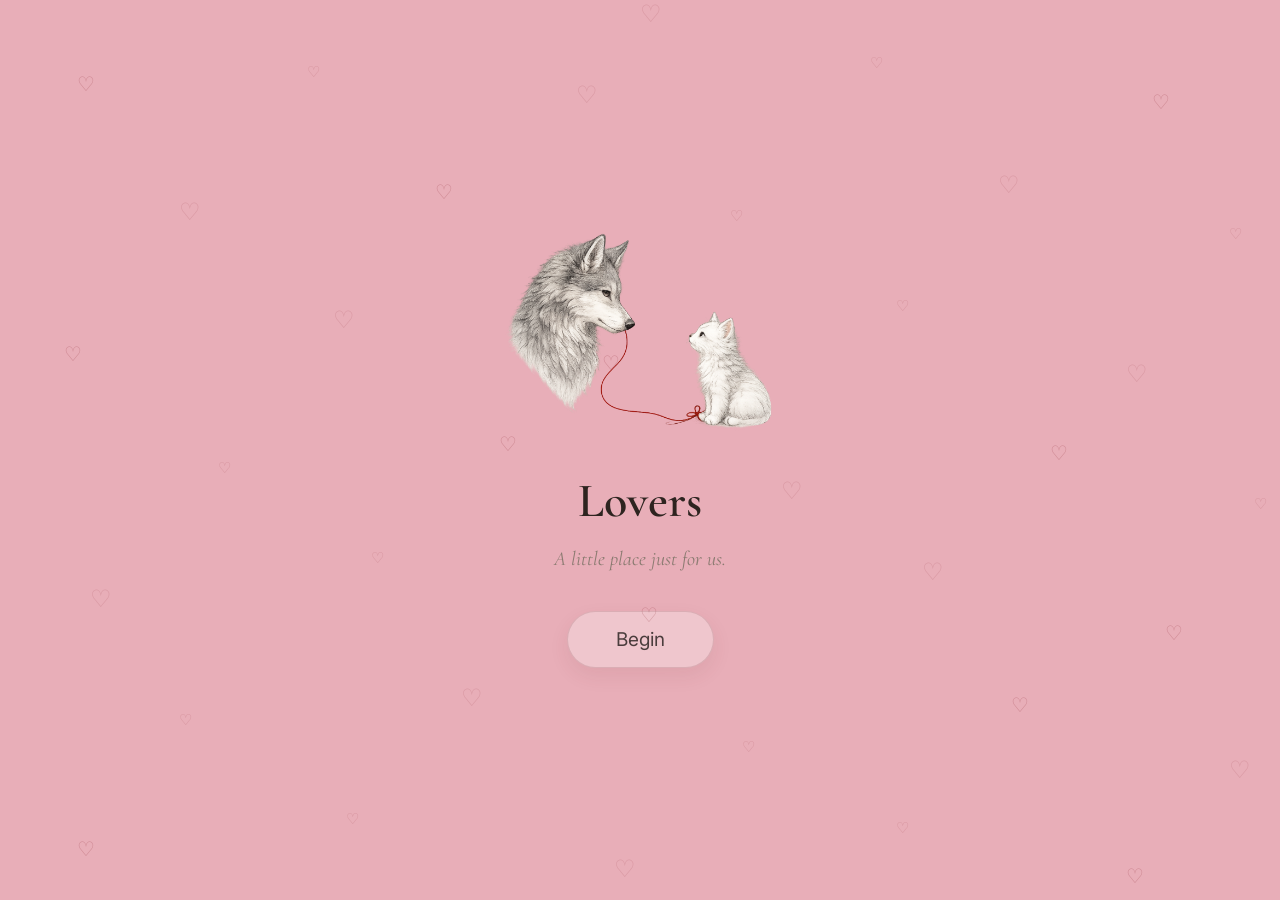
<file: index.html>
<!DOCTYPE html>
<html lang="en">
<head>
    <meta charset="UTF-8">
    <meta name="viewport" content="width=device-width, initial-scale=1.0">
    <title>Lovers</title>
    <link rel="preconnect" href="https://fonts.googleapis.com">
<link href="https://fonts.googleapis.com/css2?family=Cormorant+Garamond:wght@400;600&family=Inter:wght@400;500&display=swap" rel="stylesheet">
    <link rel="stylesheet" href="style.css">
    
    <link rel="manifest" href="manifest.json">
    <link rel="apple-touch-icon" href="images/icon.png">
<meta name="apple-mobile-web-app-capable" content="yes">
<meta name="apple-mobile-web-app-status-bar-style" content="default">
<meta name="apple-mobile-web-app-title" content="Lovers">

<meta name="theme-color" content="#e8b6c1">

</head>

<body>

<div class="container">
    <div class="hearts">
        <span>♡</span>
        <span>♡</span>
        <span>♡</span>
        <span>♡</span>
        <span>♡</span>
        <span>♡</span>
        <span>♡</span>
        <span>♡</span>
        <span>♡</span>
        <span>♡</span>
        <span>♡</span>
        <span>♡</span>
        <span>♡</span>
        <span>♡</span>
        <span>♡</span>
        <span>♡</span>
        <span>♡</span> 
        <span>♡</span>
        <span>♡</span>
        <span>♡</span>
        <span>♡</span>
        <span>♡</span>
        <span>♡</span>
        <span>♡</span>
        <span>♡</span>
        <span>♡</span>
        <span>♡</span> 
        <span>♡</span>
        <span>♡</span>
        <span>♡</span>
        <span>♡</span>
        <span>♡</span>
        <span>♡</span>
        <span>♡</span>
        <span>♡</span>
        <span>♡</span>
        
    </div>

    <img src="images/logo.png" class="logo">

    <h1>Lovers</h1>

    <p>A little place just for us.</p>

    <button onclick="window.location.href='home.html'">Begin</button>

</div>

<script src="script.js"></script>
</body>
</html>
</file>
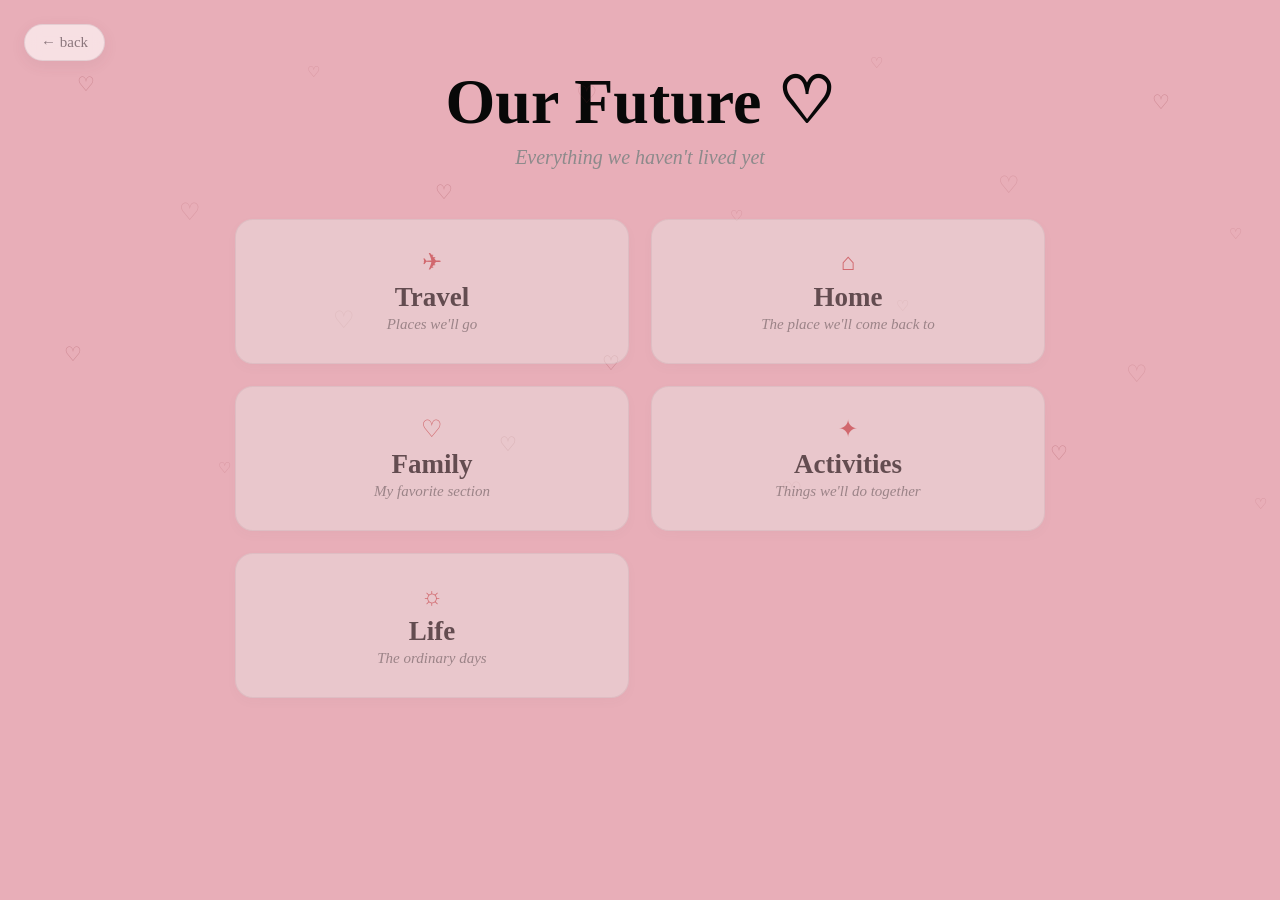
<file: future.html>
<!DOCTYPE html>
<html lang="en">

<head>
    <meta charset="UTF-8">
    <meta name="viewport" content="width=device-width, initial-scale=1.0">

    <title>Our Future ♡</title>

    <link rel="stylesheet" href="style.css">
</head>

<body class="main-body">

    <!-- SAME BACKGROUND AS THE REST OF THE WEBSITE -->

    <div class="hearts">
        <span>♡</span>
        <span>♡</span>
        <span>♡</span>
        <span>♡</span>
        <span>♡</span>
        <span>♡</span>
        <span>♡</span>
        <span>♡</span>
        <span>♡</span>
        <span>♡</span>
        <span>♡</span>
        <span>♡</span>
        <span>♡</span>
        <span>♡</span>
        <span>♡</span>
        <span>♡</span>
        <span>♡</span>
        <span>♡</span>
        <span>♡</span>
        <span>♡</span>
    </div>


    <main class="future-page">

        <button class="back-button" onclick="history.back()">← back</button>

        <h1>Our Future ♡</h1>

        <p class="future-subtitle">
            Everything we haven't lived yet
        </p>


        <div class="future-sections">

            <button class="future-option" onclick="openFuture('travel')">
                <span class="future-icon">✈︎</span>
                <span class="future-name">Travel</span>
                <span class="future-description">
                    Places we'll go
                </span>
            </button>


            <button class="future-option" onclick="openFuture('home')">
                <span class="future-icon">⌂</span>
                <span class="future-name">Home</span>
                <span class="future-description">
                    The place we'll come back to
                </span>
            </button>


            <button class="future-option" onclick="openFuture('family')">
                <span class="future-icon">♡</span>
                <span class="future-name">Family</span>
                <span class="future-description">
                    My favorite section
                </span>
            </button>


            <button class="future-option" onclick="openFuture('activities')">
                <span class="future-icon">✦</span>
                <span class="future-name">Activities</span>
                <span class="future-description">
                    Things we'll do together
                </span>
            </button>


            <button class="future-option" onclick="openFuture('life')">
                <span class="future-icon">☼</span>
                <span class="future-name">Life</span>
                <span class="future-description">
                    The ordinary days
                </span>
            </button>

        </div>

        <!-- =========================================================
     FUTURE SECTIONS
========================================================= -->

<div class="future-modal" id="travel">

    <div class="future-modal-content">

        <button class="future-close" onclick="closeFuture('travel')">×</button>

        <div class="future-modal-icon">✈︎</div>

        <h2>Travel ♡</h2>

        <p class="future-modal-subtitle">
            Places we'll go
        </p>

        <div class="future-writing">

            <p>
                I wanna take you to Japan. It's the prettiest place ever. 
            </p>

            <p>
                We will go to Thailand.
            </p>

            <p>
                I want to go to Italy so we can see Lake Como.
            </p>

            <p>
                You're gonna take me to Australia I assume. Kangaroos and shi.
            </p>

            <p>
                We have to go to South Korea LET'S GO TO NORTH KOREA TOO.
            </p>

            <p>
                We are definitely going to India. I also want to visit Pakistan.
            </p>

            <p>
                We'll basically visit all the Asian countries.
            </p>

            <p>
                Oh and of course Nigeria for jollof rice.
            </p>

            <p>
                I also want to go somewhere with snow so that I could throw snowballs at you.
            </p>

            <p class="future-ending">
                Where else would you like to go? ♡
            </p>

        </div>

    </div>

</div>


<div class="future-modal" id="home">

    <div class="future-modal-content">

        <button class="future-close" onclick="closeFuture('home')">×</button>

        <div class="future-modal-icon">⌂</div>

        <h2>Home ♡</h2>

        <p class="future-modal-subtitle">
            The place we'll come back to
        </p>

        <div class="future-writing">

            <p>
                Our big mansion with a disappearing pool and a hidden tennis
                court and a hot tub.
            </p>

            <p>
                Ensuites in all the rooms but toilets are separate coz we aren't animals.
            </p>

            <p>
                Lots and lots of rooms and places for us to disappear into.
            </p>

            <p>
                A giant library for all your reading needs.
            </p>

            <p>
                A trampoline and a ball pit because obviously.
            </p>

            <p>
                And you want a whole house for our dogs.
            </p>

            <p>
                I'm still caught up on Trailer though... perhaps we can make
                an exception for a few weeks. lol.
            </p>

            <p class="future-ending">
                A home that's ours. ♡
            </p>

        </div>

    </div>

</div>


<div class="future-modal" id="family">

    <div class="future-modal-content">

        <button class="future-close" onclick="closeFuture('family')">×</button>

        <div class="future-modal-icon">♡</div>

        <h2>Family ♡</h2>

        <p class="future-modal-subtitle">
            My favorite section
        </p>

        <div class="future-writing">

            <p>
                A billion cats and a billion dogs, I guess.
            </p>

            <p>
                Astro will be with us and you WILL love him.
            </p>

            <p>
                We can get snakes and spiders too.
            </p>

            <p>
                OH AND THE BABY GOATS. I NEED THEM.
            </p>

            <p>
                And Highland cows. The fluffy ones. PLS.
            </p>

            <p>
                And then, of course, our 45 kids.
            </p>

            <div class="kid-names">
                <span>Steak, </span>
                <span>Atom, </span>
                <span>Sperm, </span>
                <span>Ovum, </span>
                <span>Proton, </span>
                <span>Neutron, </span>
                <span>Electron, </span>
                <span>$, </span>
                <span>Hash, </span>
                <span>Tag, </span>
                <span>Laila Jr, </span>
                <span>Milli, </span>
                <span>Worm, </span>
            </div>

            <p>
                ...and uhm idk, that's all I remember right now.
            </p>

            <p class="future-ending">
                But I can't wait to build a family with you, my love. ♡
            </p>

        </div>

    </div>

</div>


<div class="future-modal" id="activities">

    <div class="future-modal-content">

        <button class="future-close" onclick="closeFuture('activities')">×</button>

        <div class="future-modal-icon">✦</div>

        <h2>Activities ♡</h2>

        <p class="future-modal-subtitle">
            Things we'll do together
        </p>

        <div class="future-writing">

            <p>
                I want to go to an amusement park with you and our children
                when they're old enough to go on the rides.
            </p>

            <p>
                I also want to take you to an aquarium like you've always
                wanted.
            </p>

            <p>
                Picnics. Beach days. Cycling together.
            </p>

            <p>
                We can play sports together. Please. I will teach you.
            </p>

            <p>
                And obviously a waterpark because you're my lil water slide.
            </p>

            <p>
                I may even teach you how to play Rivals so we can play
                together.
            </p>

            <p>
                I want to get a motorcycle and ride off into the sunset with
                you.
            </p>

            <p>
                Hiking. Hot air balloon. Boat rides.
            </p>

            <p>
                Nice restaurants. Dessert places. Shopping trips.
            </p>

            <p>
                I'll spoil you with whatever you want.
            </p>

            <p class="future-ending">
                I want to do everything with you. ♡
            </p>

        </div>

    </div>

</div>


<div class="future-modal" id="life">

    <div class="future-modal-content">

        <button class="future-close" onclick="closeFuture('life')">×</button>

        <div class="future-modal-icon">☼</div>

        <h2>Life ♡</h2>

        <p class="future-modal-subtitle">
            The ordinary days
        </p>

        <div class="future-writing">

            <p>
                I can't wait to come home to my wife after a long day of work.
            </p>

            <p>
                We can cook together and maybe watch Netflix while we eat.
            </p>

            <p>
                You will wash the dishes while I watch you and get turned on.
            </p>

            <p>
                Then we can cuddle and go to bed...
                <em>or do something else.</em> ;)
            </p>

            <p>
                And then I get to wake up to your pretty face every morning.
            </p>

            <p>
                You can be domestic and pack my lunch for me. Please.
            </p>

            <p>
                On weekends or our days off, we'll go out on fun dates.
            </p>

            <p>
                When we have kids, we can take them to exciting places.
            </p>

            <p>
                And when you're tired or having a bad day, I want to fill the
                tub for you and make it look pretty.
            </p>

            <p>
                I'll wash your hair and take care of you.
            </p>

            <p>
                I will even attempt to cook for you.
            </p>

            <p class="future-ending">
                I don't just want the big moments with you.
                <br>
                I want the boring ones too. ♡
            </p>

        </div>

    </div>

</div>

    </main>


    <script>

        function openFuture(section) {
            document.getElementById(section).classList.add("future-open");
            document.body.classList.add("future-modal-open");
        }
    
        function closeFuture(section) {
            document.getElementById(section).classList.remove("future-open");
            document.body.classList.remove("future-modal-open");
        }
    
    </script>

</body>

</html>
</file>
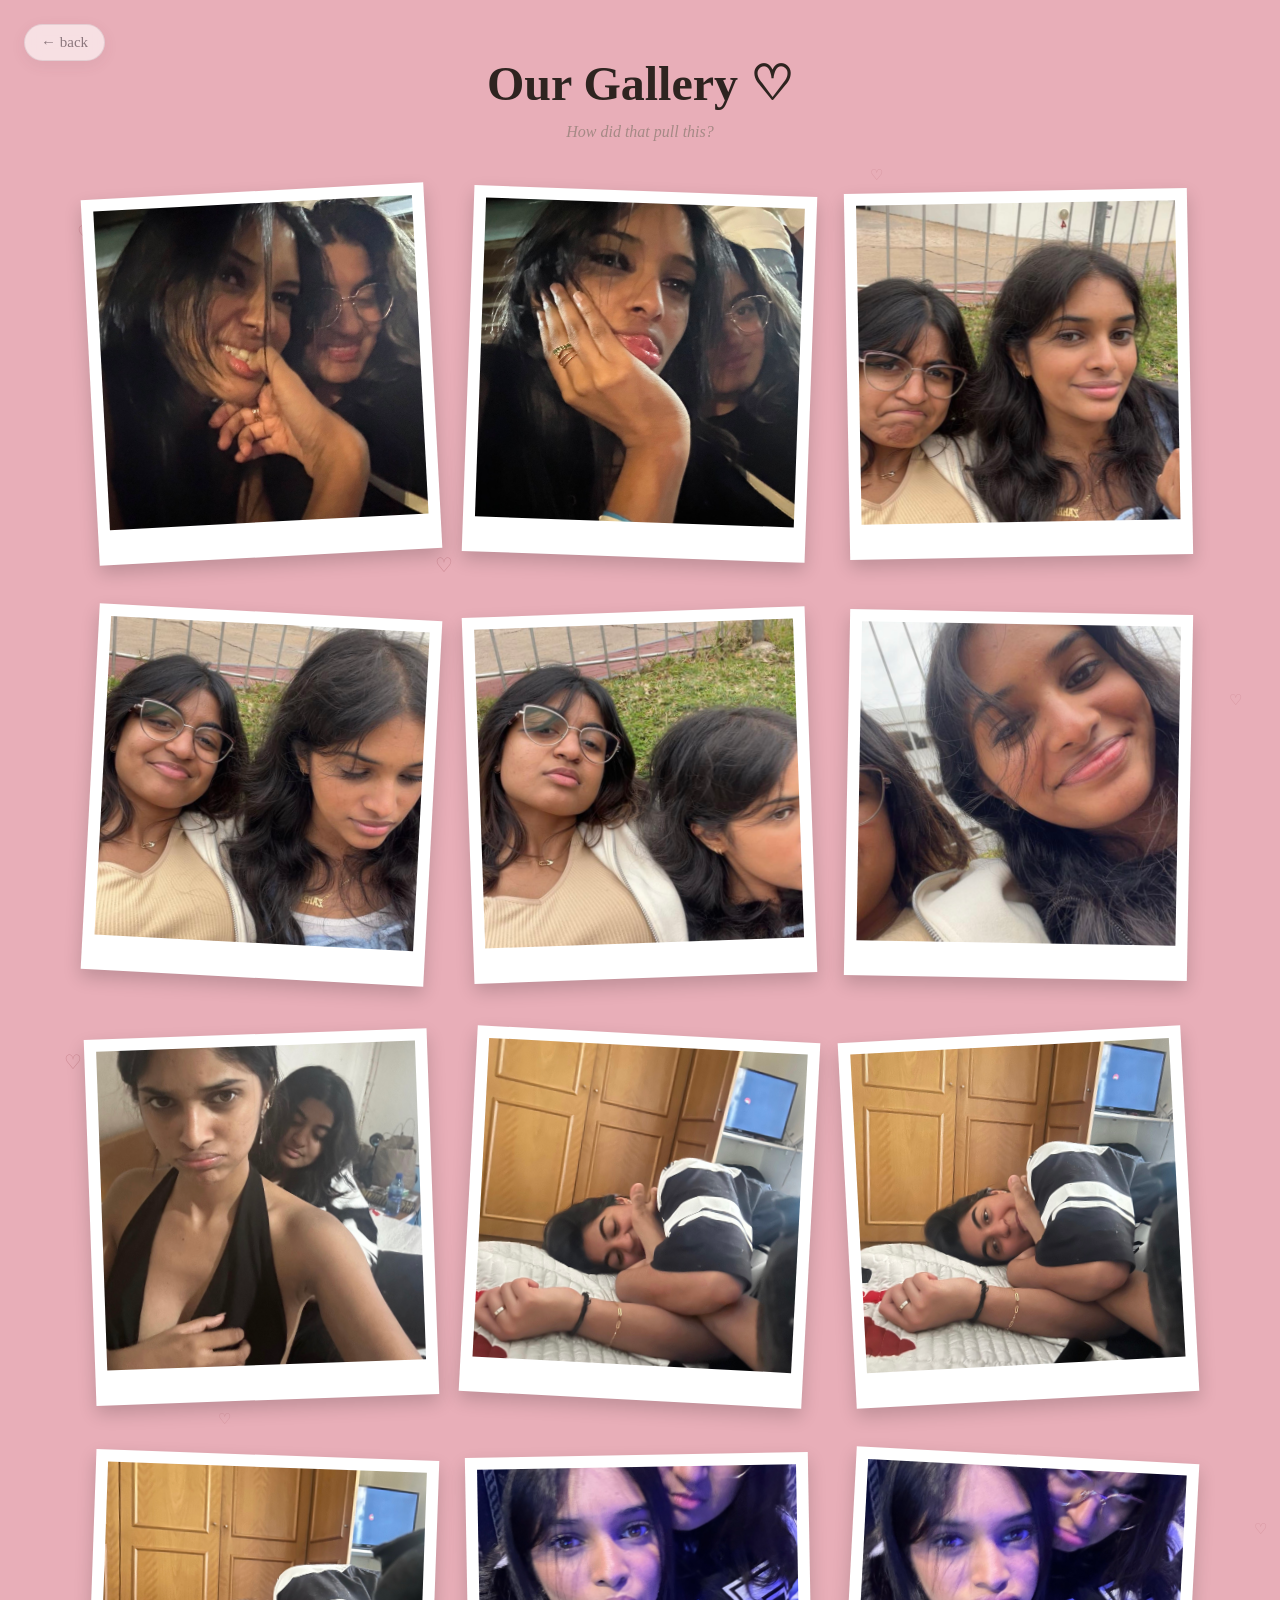
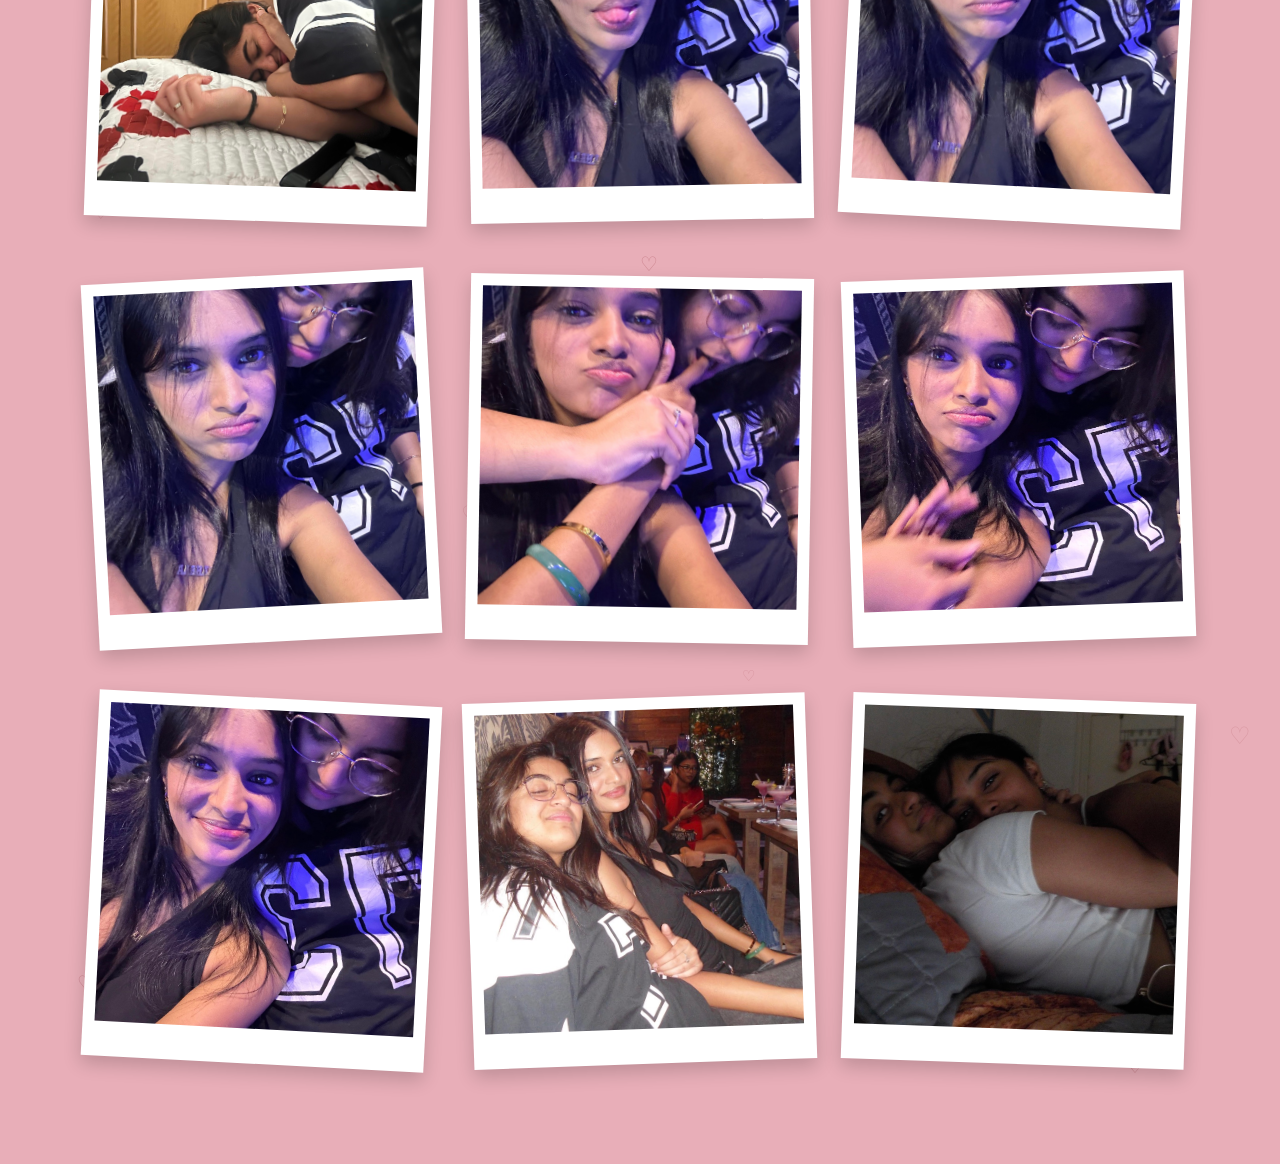
<file: gallery.html>
<!DOCTYPE html>
<html lang="en">
<head>
    <meta charset="UTF-8">
    <meta name="viewport" content="width=device-width, initial-scale=1.0">
    <title>Our Gallery ♡</title>
    <link rel="stylesheet" href="style.css">
</head>

<body class="main-body">

        <div class="hearts">
            <span>♡</span>
            <span>♡</span>
            <span>♡</span>
            <span>♡</span>
            <span>♡</span>
            <span>♡</span>
            <span>♡</span>
            <span>♡</span>
            <span>♡</span>
            <span>♡</span>
            <span>♡</span>
            <span>♡</span>
            <span>♡</span>
            <span>♡</span>
            <span>♡</span>
            <span>♡</span>
            <span>♡</span>
            <span>♡</span>
            <span>♡</span>
            <span>♡</span>
            <span>♡</span>
            <span>♡</span>
            <span>♡</span>
            <span>♡</span>
            <span>♡</span>
            <span>♡</span>
            <span>♡</span>
            <span>♡</span>
            <span>♡</span>
            <span>♡</span>
            <span>♡</span>
            <span>♡</span>
            <span>♡</span>
            <span>♡</span>
            <span>♡</span>
        </div>

    <div class="gallery-page">

        <button class="back-button" onclick="history.back()">← back</button>

        <h1>Our Gallery ♡</h1>

        <p class="gallery-subtitle">How did that pull this?</p>

        <div class="polaroid-gallery">

            <div class="polaroid p1">
                <img src="images/p1.png">
            </div>
            
            <div class="polaroid p2">
                <img src="images/p2.png">
            </div>
            
            <div class="polaroid p3">
                <img src="images/p3.png">
            </div>
            
            <div class="polaroid p4">
                <img src="images/p4.png">
            </div>
            
            <div class="polaroid p5">
                <img src="images/p5.png">
            </div>
            
            <div class="polaroid p6">
                <img src="images/p6.png">
            </div>
            
            <div class="polaroid p7">
                <img src="images/p7.png">
            </div>
            
            <div class="polaroid p8">
                <img src="images/p8.png">
            </div>
            
            <div class="polaroid p9">
                <img src="images/p9.png">
            </div>
            
            <div class="polaroid p10">
                <img src="images/p10.png">
            </div>
            
            <div class="polaroid p11">
                <img src="images/p11.png">
            </div>
            
            <div class="polaroid p12">
                <img src="images/p12.png">
            </div>
            
            <div class="polaroid p13">
                <img src="images/p13.png">
            </div>
            
            <div class="polaroid p14">
                <img src="images/p14.png">
            </div>
            
            <div class="polaroid p15">
                <img src="images/p15.png">
            </div>
            
            <div class="polaroid p16">
                <img src="images/p16.png">
            </div>
            
            <div class="polaroid p17">
                <img src="images/p17.png">
            </div>
            
            <div class="polaroid p20">
                <img src="images/p20.png">
            </div>

    </div>

</body>
</html>
</file>
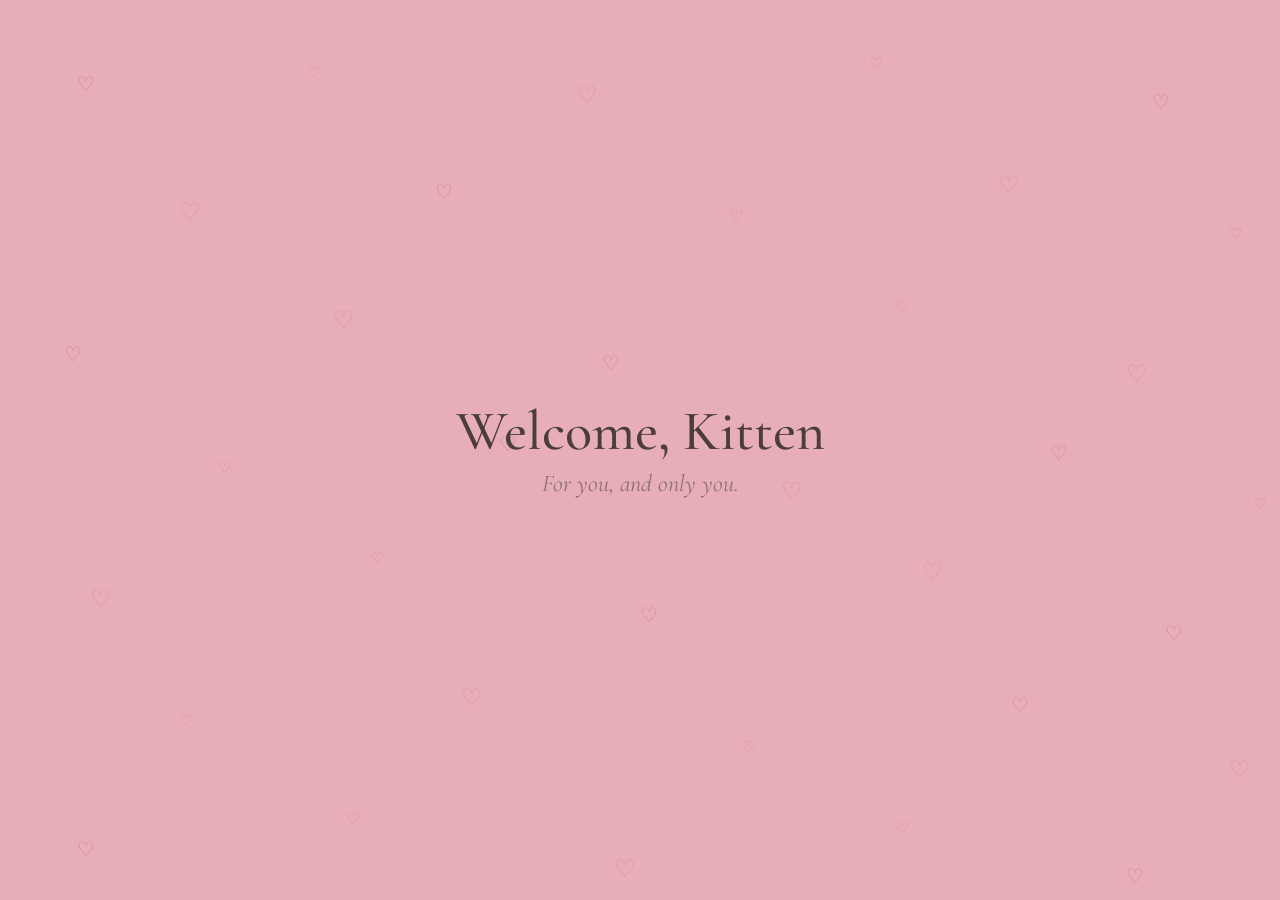
<file: home.html>
<!DOCTYPE html>
<html lang="en">
<head>
    <meta charset="UTF-8">
    <meta name="viewport" content="width=device-width, initial-scale=1.0">
    <title>Lovers</title>
    <link rel="stylesheet" href="style.css">

    <link rel="preconnect" href="https://fonts.googleapis.com">
    <link rel="preconnect" href="https://fonts.gstatic.com" crossorigin>
    <link href="https://fonts.googleapis.com/css2?family=Cormorant+Garamond:ital,wght@0,400;0,500;0,600;1,400&display=swap" rel="stylesheet">

    <style>
        body {
            margin: 0;
            min-height: 100vh;
            background: #e8aeb8;
            font-family: "Cormorant Garamond", Georgia, serif;
            display: flex;
            align-items: center;
            justify-content: center;
            text-align: center;

            opacity: 0;
            animation: fadeIn 1.5s ease forwards;
        }

        .welcome {
            transform: translateY(15px);
            animation: welcomeUp 1.5s ease forwards;
        }

        h1 {
            font-size: 56px;
            font-weight: 500;
            color: #4b3d3d;
            margin: 0 0 10px;
        }

        p {
            font-size: 24px;
            font-style: italic;
            color: #8a7070;
            margin: 0;
        }

        @keyframes fadeIn {
            from {
                opacity: 0;
            }

            to {
                opacity: 1;
            }
        }

        @keyframes welcomeUp {
            from {
                opacity: 0;
                transform: translateY(15px);
            }

            to {
                opacity: 1;
                transform: translateY(0);
            }
        }
    </style>
</head>

<body>
    <div class="hearts">
        <span>♡</span>
        <span>♡</span>
        <span>♡</span>
        <span>♡</span>
        <span>♡</span>
        <span>♡</span>
        <span>♡</span>
        <span>♡</span>
        <span>♡</span>
        <span>♡</span>
        <span>♡</span>
        <span>♡</span>
        <span>♡</span>
        <span>♡</span>
        <span>♡</span>
        <span>♡</span>
        <span>♡</span>
        <span>♡</span>
        <span>♡</span>
        <span>♡</span>
        <span>♡</span>
        <span>♡</span>
        <span>♡</span>
        <span>♡</span>
        <span>♡</span>
        <span>♡</span>
        <span>♡</span>
        <span>♡</span>
        <span>♡</span>
        <span>♡</span>
        <span>♡</span>
        <span>♡</span>
        <span>♡</span>
        <span>♡</span>
        <span>♡</span>
    </div>

    <div class="welcome">
        <h1>Welcome, Kitten</h1>
        <p>For you, and only you.</p>
    </div>

    <script>
        setTimeout(() => {
            window.location.href = "main.html";
        }, 2500);
    </script>

</body>
</html>
</file>
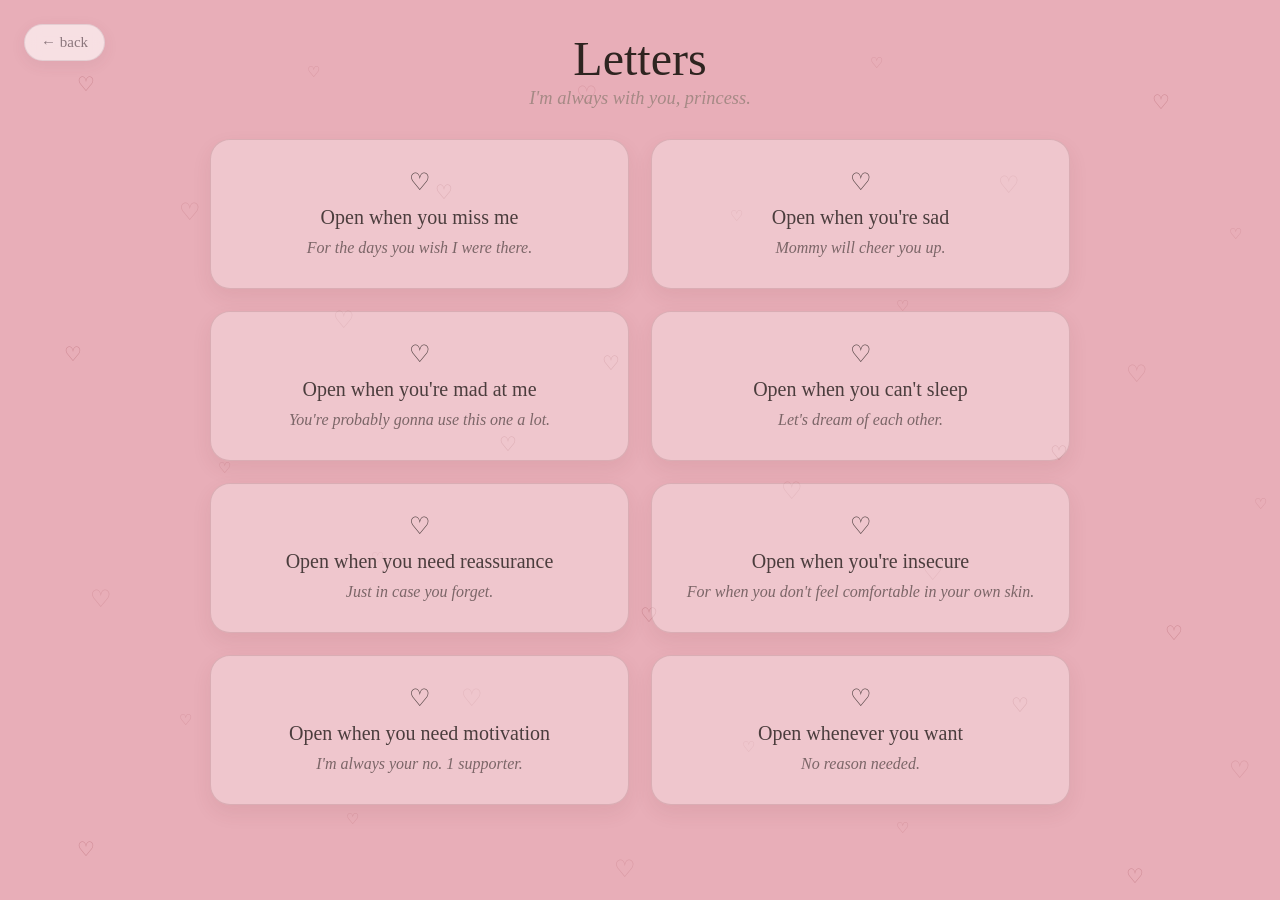
<file: letters.html>
<!DOCTYPE html>
<html lang="en">

<head>
    <meta charset="UTF-8">
    <meta name="viewport" content="width=device-width, initial-scale=1.0">
    <title>Letters</title>

    <link rel="stylesheet" href="style.css">

    <link rel="manifest" href="manifest.json">
<meta name="theme-color" content="#f8e7eb">
<meta name="apple-mobile-web-app-capable" content="yes">
<meta name="apple-mobile-web-app-status-bar-style" content="default">

</head>

<body class="main-body">

    <button class="back-button" onclick="history.back()">← back</button>

    <div class="hearts">
        <span>♡</span>
        <span>♡</span>
        <span>♡</span>
        <span>♡</span>
        <span>♡</span>
        <span>♡</span>
        <span>♡</span>
        <span>♡</span>
        <span>♡</span>
        <span>♡</span>
        <span>♡</span>
        <span>♡</span>
        <span>♡</span>
        <span>♡</span>
        <span>♡</span>
        <span>♡</span>
        <span>♡</span>
        <span>♡</span>
        <span>♡</span>
        <span>♡</span>
        <span>♡</span>
        <span>♡</span>
        <span>♡</span>
        <span>♡</span>
        <span>♡</span>
        <span>♡</span>
        <span>♡</span>
        <span>♡</span>
        <span>♡</span>
        <span>♡</span>
        <span>♡</span>
        <span>♡</span>
        <span>♡</span>
        <span>♡</span>
        <span>♡</span>
    </div>

    <div class="letters-page">

        <h1>Letters</h1>

        <p class="letters-subtitle">
            I'm always with you, princess.
        </p>

        <div class="letters-grid">

            <button class="letter-card" onclick="openLetter('miss-me')">
                <span class="letter-icon">♡</span>
                <span class="letter-title">Open when you miss me</span>
                <span class="letter-description">For the days you wish I were there.</span>
            </button>

            <button class="letter-card" onclick="openLetter('sad')">
                <span class="letter-icon">♡</span>
                <span class="letter-title">Open when you're sad</span>
                <span class="letter-description">Mommy will cheer you up.</span>
            </button>

            <button class="letter-card" onclick="openLetter('mad')">
                <span class="letter-icon">♡</span>
                <span class="letter-title">Open when you're mad at me</span>
                <span class="letter-description">You're probably gonna use this one a lot.</span>
            </button>

            <button class="letter-card" onclick="openLetter('sleep')">
                <span class="letter-icon">♡</span>
                <span class="letter-title">Open when you can't sleep</span>
                <span class="letter-description">Let's dream of each other.</span>
            </button>

            <button class="letter-card" onclick="openLetter('reassurance')">
                <span class="letter-icon">♡</span>
                <span class="letter-title">Open when you need reassurance</span>
                <span class="letter-description">Just in case you forget.</span>
            </button>

            <button class="letter-card" onclick="openLetter('insecure')">
                <span class="letter-icon">♡</span>
                <span class="letter-title">Open when you're insecure</span>
                <span class="letter-description">For when you don't feel comfortable in your own skin.</span>
            </button>

            <button class="letter-card" onclick="openLetter('motivation')">
                <span class="letter-icon">♡</span>
                <span class="letter-title">Open when you need motivation</span>
                <span class="letter-description">I'm always your no. 1 supporter.</span>
            </button>

            <button class="letter-card" onclick="openLetter('whenever')">
                <span class="letter-icon">♡</span>
                <span class="letter-title">Open whenever you want</span>
                <span class="letter-description">No reason needed.</span>
            </button>

        </div>
    
    </div>

    <script>
        function openLetter(letter) {
            const overlay = document.getElementById("letter-overlay");
            const heading = document.getElementById("letter-heading");
            const content = document.getElementById("letter-content");


            if (letter === "miss-me") {
    heading.textContent = "Open when you miss me";
    content.innerHTML = `
    <p>so you miss me huh :(

well unfortunately for you, i’m not actually there right now. BUTTTT for the sake of this letter, pretend i am.

we're lying in your bed right now. you’ll probably tell me to come closer, so obviously i will.

you'll have your head on my tiddies and eventually you’ll get tired and i’ll tell you to go to sleep. 

i’ll probably stay awake for a little while just looking at you because i’m cringe like that.

then i’ll kiss your forehead and go to sleep with you.

so if you miss me right now, just imagine that.

i’m there. i’m cuddling you. i’m annoying you.

i love you baby. now stop missing me so much :(</p>
`;
            }

if (letter === "sad") {
    heading.textContent = "Open when you're sad";
    content.innerHTML = `
        <p>i know whatever happened probably feels like a lot right now, but you don't have to have everything figured out right now. you don't have to pretend you're okay when you're not.

you can just be sad.

if i was there right now, i'd probably hug you until you complain about me suffocating you. then i'd probably start making stupid jokes.

actually wait.

why did the tomato turn red?

because it saw the salad dressing.

i'm sorry.

that was fucking awful.

anyway.

whatever is making you sad right now won't last forever.

you can cry. you can complain. you can be angry. you can be quiet.

i'll still love you through all of it.

everything is gonna be okay.</p>
    `;
}

if (letter === "mad") {
    heading.textContent = "Open when you're mad at me";
    content.innerHTML = `
        <p>i'm sorry.

i'm stupid.

sometimes i do things that hurt you or piss you off and i don't even realize how badly i've fucked up until later.

i'm probably sitting here thinking about whatever happened and trying to understand exactly where i went wrong.

and if i'm still too stupid to see it right now, then give me some time.

sometimes my brain takes long to arrive at the obvious conclusion.

eventually i'll realize what i did wrong.

and when i do, i'll come back to you.

i'll apologize properly. i'll listen. i'll try to understand you instead of just trying to defend myself.

so i'm sorry, baby.

even if we're mad at each other right now, i still love you.

once again, i'm really sorry. </p>
    `;
}

if (letter === "sleep") {
    heading.textContent = "Open when you can't sleep";
    content.innerHTML = `
        <p>imagine we're somewhere else.

you can choose.

we could be in Japan, walking around at night.

we could be in some little cabin surrounded by snow.

we could be at the beach, watching the sunset.

we could be in our giant mansion with our billion animals running around everywhere.

or maybe we're just lying in bed together.

maybe you can imagine me reading you a story.

just pretend i'm lying beside you, quietly reading while you're slowly falling asleep.

you don't need to think about tomorrow.

you don't need to think about anything that's bothering you.

just dream (about me preferably).

goodnight, baby.

i'll see you in our little dream world. ♡</p>
    `;
}

if (letter === "reassurance") {
    heading.textContent = "Open when you need reassurance";
    content.innerHTML = `
        <p>i don't think i tell you enough how much i love you.

i know sometimes i don't show it properly.

sometimes i get caught up in my own head. sometimes i get frustrated. sometimes i don't say what i'm feeling. sometimes i probably make you wonder if i care as much as i say i do.

but i do.

so much.

i care about you when we're happy, when we're arguing, when you're sad.

i care about the little things you tell me.

i care about your stupid little stories and your random thoughts and the things you get excited about.

you don't have to earn my love by being perfect.

you don't have to always be happy.

you don't have to be anything other than yourself.

i love you because you're you.</p>
    `;
}

if (letter === "insecure") {
    heading.textContent = "Open when you're insecure";
    content.innerHTML = `
        <p>respectfully...

what the fuck are you insecure about?

have you looked at yourself???

you're so fucking pretty.

your face, your eyes, your smile, your hair, your body, literally everything.

and yes, you're sexy too. very.

but it's not even just about how you look.

i love the way you laugh, the way you talk, your personality, your weirdness.

you could wake up with messy hair, looking like you got hit by a truck, and i'd still want to kiss you.

actually, especially then.

so please don't let your brain convince you that you're anything less than the girl i see.

because when i look at you, i see someone perfect.

now stop being mean to my pretty girl.</p>
    `;
}

if (letter === "motivation") {
    heading.textContent = "Open when you need motivation";
    content.innerHTML = `
        <p>

i know you're probably doubting yourself right now, but i need you to remember who you are.

you've made it this far.

whatever you're dealing with right now, you've already survived every bad day that came before it.

and i know you're going to give this everything you've got.

you just have to try.

and if you fuck up?

we try again.

if it doesn't work the first time?

we try again.

if you're tired?

rest.

then we try again.

i'm proud of you already.

not because of whether you succeed or fail, but because i know you're going to give it your all.

and i'll be right here cheering you on the whole time.♡</p>
    `;
}

if (letter === "whenever") {
    heading.textContent = "Open whenever you want";
    content.innerHTML = `
        <p>there's no special reason for this one.

you just wanted to open it.

so here i am.

i love you.

that's it.

that's the letter.

...

okay fine, i'll elaborate.

i love you.

i love you when you're angry at me.

i love you when you're being cute.

i love you when you're half asleep.

i love you when we're doing absolutely nothing.

i love you on the boring days.

i love you on the exciting days.

i love you today.

and i'll love you tomorrow.

and the day after that.

and all the random days in between.

so whenever you open this, just remember that there's a girl who loves you very very much.

and unfortunately for you, you're stuck with her.

i love you, my princess. ♡</p>
    `;
}

content.innerHTML = `
    <p class="letter-greeting">
        My love,
    </p>

    ${content.innerHTML}

    <p class="letter-signature">
        With all my love,<br>
        Mommy ♡
    </p>
`;
            overlay.classList.add("show");
        }

        function openEnvelope(event) {
    event.stopPropagation();

    document
        .querySelector(".envelope")
        .classList.add("open");
}

function closeLetter() {
    document.getElementById("letter-overlay").classList.remove("show");

    const envelope = document.querySelector(".envelope");

    if (envelope) {
        envelope.classList.remove("open");
    }
}
    </script>

<div id="letter-overlay" class="letter-overlay">

    <div class="letter-popup">

        <button class="close-letter" onclick="closeLetter()">×</button>
    
        <div class="envelope-stage">
    
            <div class="envelope">
    
                <!-- The actual letter -->
                <div class="envelope-letter">
                    <div class="letter-paper">
                        <h2 id="letter-heading"></h2>
                        <div id="letter-content"></div>
                    </div>
                </div>
    
                <!-- Envelope -->
                <div class="envelope-back"></div>
    
                <div class="envelope-pocket"></div>
    
                <div class="envelope-flap"></div>
    
                <button
                    class="envelope-seal"
                    onclick="openEnvelope(event)"
                    aria-label="Open letter"
                >
                    ♡
                </button>
    
            </div>
    
            <p class="envelope-hint">Tap the seal to open your letter ♡</p>
    
        </div>
    
    </div>

</div>

</body>
</html>
</file>
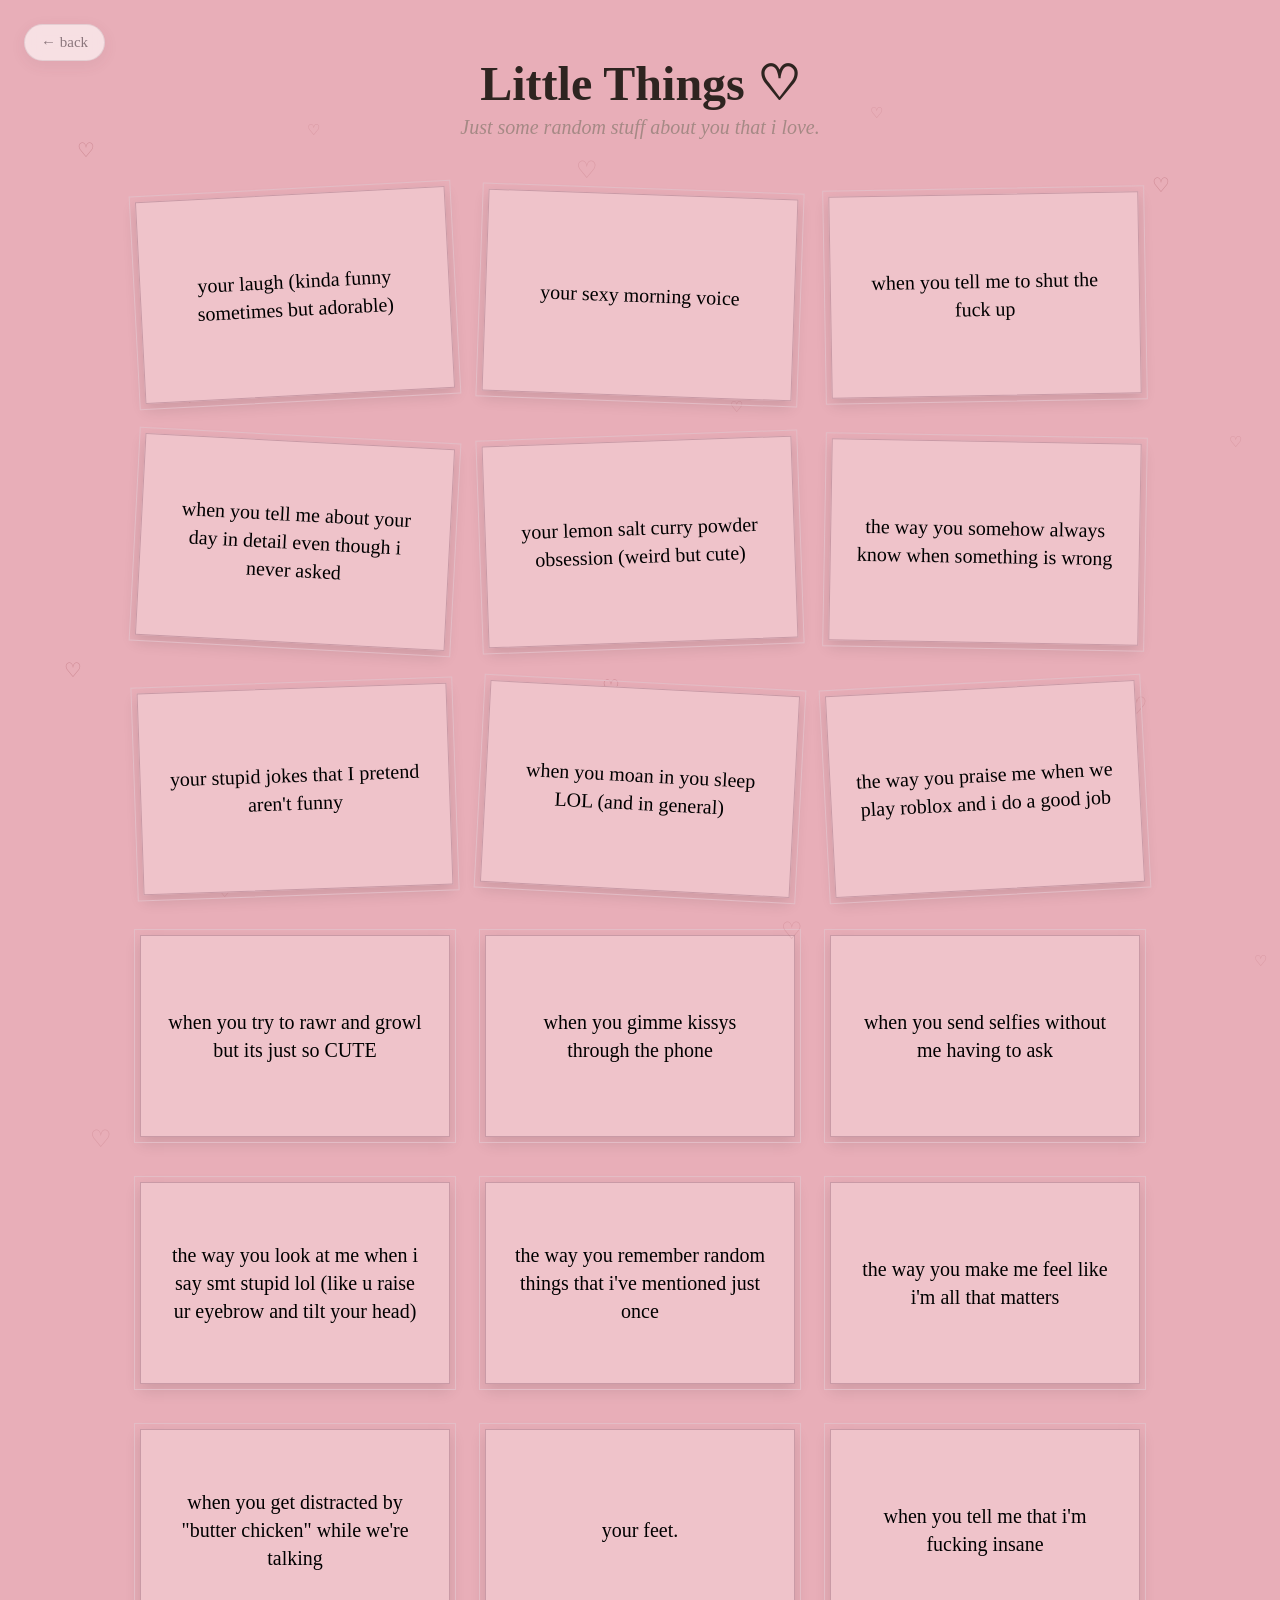
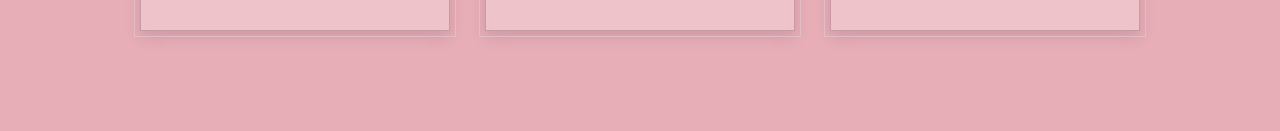
<file: little-things.html>
<!DOCTYPE html>
<html lang="en">

<head>
    <meta charset="UTF-8">

    <meta name="viewport"
          content="width=device-width, initial-scale=1.0">

    <title>Little Things ♡</title>

    <link rel="stylesheet" href="style.css">

</head>

<body class="main-body">

    <div class="hearts">

        <span>♡</span><span>♡</span><span>♡</span>
        <span>♡</span><span>♡</span><span>♡</span>
        <span>♡</span><span>♡</span><span>♡</span>
        <span>♡</span><span>♡</span><span>♡</span>
        <span>♡</span><span>♡</span><span>♡</span>
        <span>♡</span><span>♡</span><span>♡</span>
        <span>♡</span><span>♡</span><span>♡</span>

    </div>


    <main class="little-things-page">

        <button class="back-button" onclick="history.back()">← back</button>

        <h1>Little Things ♡</h1>

        <p class="little-things-subtitle">
            Just some random stuff about you that i love.
        </p>


        <div class="little-things-grid">

            <div class="little-note note1">
                your laugh (kinda funny sometimes but adorable)
            </div>

            <div class="little-note note2">
                your sexy morning voice
            </div>

            <div class="little-note note3">
                when you tell me to shut the fuck up 
            </div>

            <div class="little-note note4">
                when you tell me about your day in detail even though i never asked
            </div>

            <div class="little-note note5">
                your lemon salt curry powder obsession (weird but cute)
            </div>

            <div class="little-note note6">
                the way you somehow always know when something is wrong
            </div>

            <div class="little-note note7">
                your stupid jokes that I pretend aren't funny
            </div>

            <div class="little-note note8">
                when you moan in you sleep LOL (and in general)
            </div>

            <div class="little-note note9">
                the way you praise me when we play roblox and i do a good job
            </div>

            <div class="little-note note10">
                when you try to rawr and growl but its just so CUTE
            </div>

            <div class="little-note note11">
                when you gimme kissys through the phone
            </div>

            <div class="little-note note12">
                when you send selfies without me having to ask
            </div>

            <div class="little-note note13">
                the way you look at me when i say smt stupid lol (like u raise ur eyebrow and tilt your head)
            </div>

            <div class="little-note note14">
                the way you remember random things that i've mentioned just once
            </div>

            <div class="little-note note15">
                the way you make me feel like i'm all that matters
            </div>

            <div class="little-note note16">
                when you get distracted by "butter chicken" while we're talking
            </div>

            <div class="little-note note17">
                your feet.
            </div>

            <div class="little-note note18">
                when you tell me that i'm fucking insane
            </div>

        </div>

    </main>

</body>

</html>
</file>
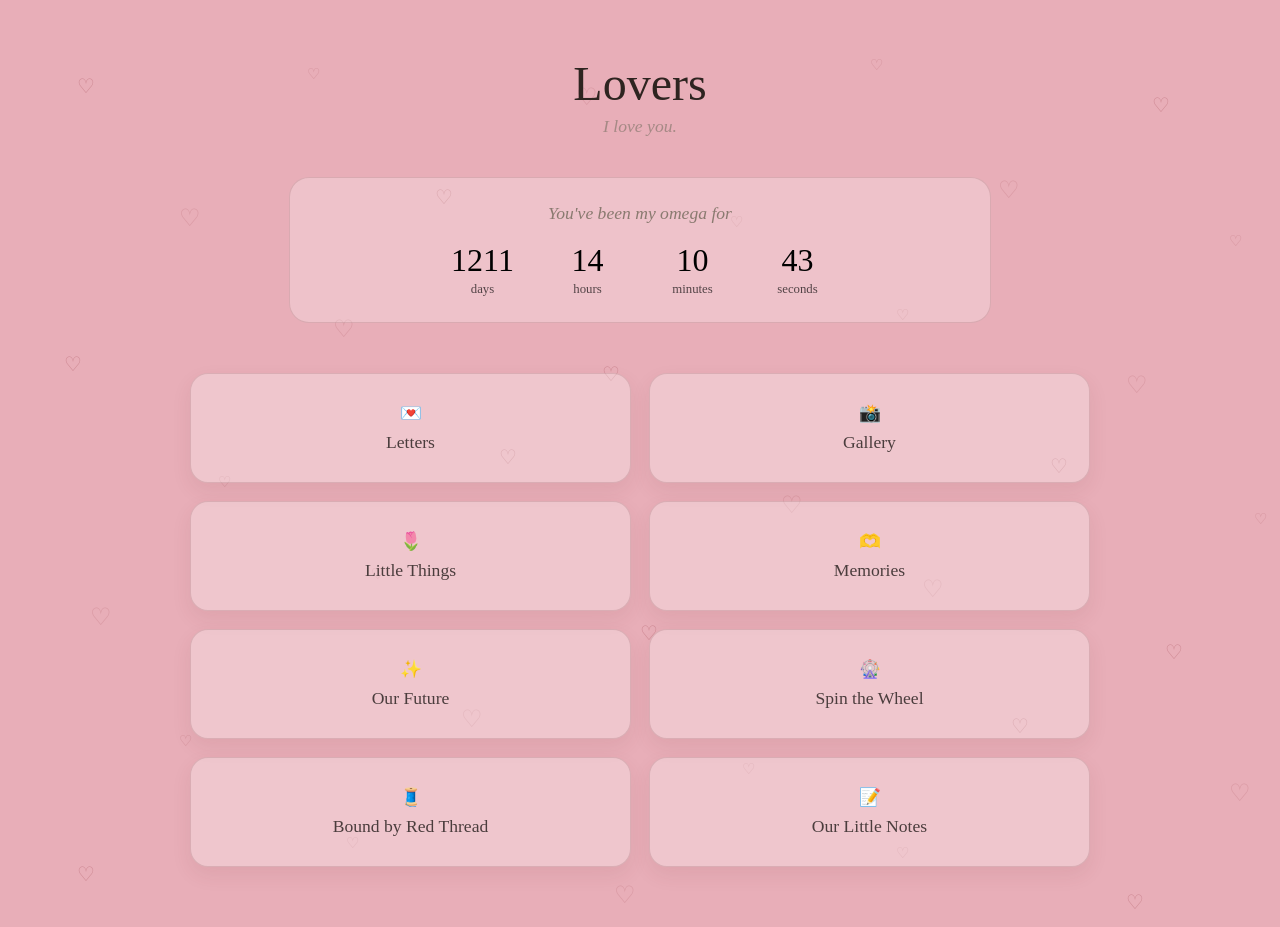
<file: main.html>
<!DOCTYPE html>
<html lang="en">

<head>
    <meta charset="UTF-8">
    <meta name="viewport" content="width=device-width, initial-scale=1.0">
    <title>Lovers</title>

    <link rel="stylesheet" href="style.css">
</head>

<body>

    <div class="main-page">

        <h1>Lovers</h1>

        <p class="main-subtitle">I love you.</p>

        <!-- TIMER -->
        <div class="timer">
            <p class="timer-label">You've been my omega for</p>

            <div class="timer-numbers">
                <div>
                    <span id="days">0</span>
                    <small>days</small>
                </div>

                <div>
                    <span id="hours">0</span>
                    <small>hours</small>
                </div>

                <div>
                    <span id="minutes">0</span>
                    <small>minutes</small>
                </div>

                <div>
                    <span id="seconds">0</span>
                    <small>seconds</small>
                </div>
            </div>
        </div>

        <!-- SECTIONS -->
        <div class="menu">

            <button onclick="window.location.href='letters.html'">💌<span>Letters</span></button>
            <button onclick="window.location.href='gallery.html'">📸<span>Gallery</span></button>
            <button onclick="window.location.href='little-things.html'">🌷<span>Little Things</span></button>
            <button onclick="window.location.href='memories.html'">🫶<span>Memories</span></button>

            <button onclick="window.location.href='future.html'">✨<span>Our Future</span></button>
            <button onclick="window.location.href='wheel.html'">🎡<span>Spin the Wheel</span></button>
            <button onclick="window.location.href='story.html'">🧵<span>Bound by Red Thread</span></button>
            <button onclick="window.location.href='notepad.html'">📝<span>Our Little Notes</span></button>

        </div>

    </div>
    <body class="main-body">
        <div class="hearts">
            <span>♡</span>
            <span>♡</span>
            <span>♡</span>
            <span>♡</span>
            <span>♡</span>
            <span>♡</span>
            <span>♡</span>
            <span>♡</span>
            <span>♡</span>
            <span>♡</span>
            <span>♡</span>
            <span>♡</span>
            <span>♡</span>
            <span>♡</span>
            <span>♡</span>
            <span>♡</span>
            <span>♡</span>
            <span>♡</span>
            <span>♡</span>
            <span>♡</span>
            <span>♡</span>
            <span>♡</span>
            <span>♡</span>
            <span>♡</span>
            <span>♡</span>
            <span>♡</span>
            <span>♡</span>
            <span>♡</span>
            <span>♡</span>
            <span>♡</span>
            <span>♡</span>
            <span>♡</span>
            <span>♡</span>
            <span>♡</span>
            <span>♡</span>
        </div>
   
        <script>
            const startDate = new Date("2023-08-11T14:00:00");
        
            function updateTimer() {
                const now = new Date();
                const difference = now - startDate;
        
                const totalSeconds = Math.floor(difference / 1000);
        
                const days = Math.floor(totalSeconds / 86400);
                const hours = Math.floor((totalSeconds % 86400) / 3600);
                const minutes = Math.floor((totalSeconds % 3600) / 60);
                const seconds = totalSeconds % 60;
        
                document.getElementById("days").textContent = days;
                document.getElementById("hours").textContent = hours;
                document.getElementById("minutes").textContent = minutes;
                document.getElementById("seconds").textContent = seconds;
            }
        
            updateTimer();
            setInterval(updateTimer, 1000);
        </script>   
</body>
</html>
</file>
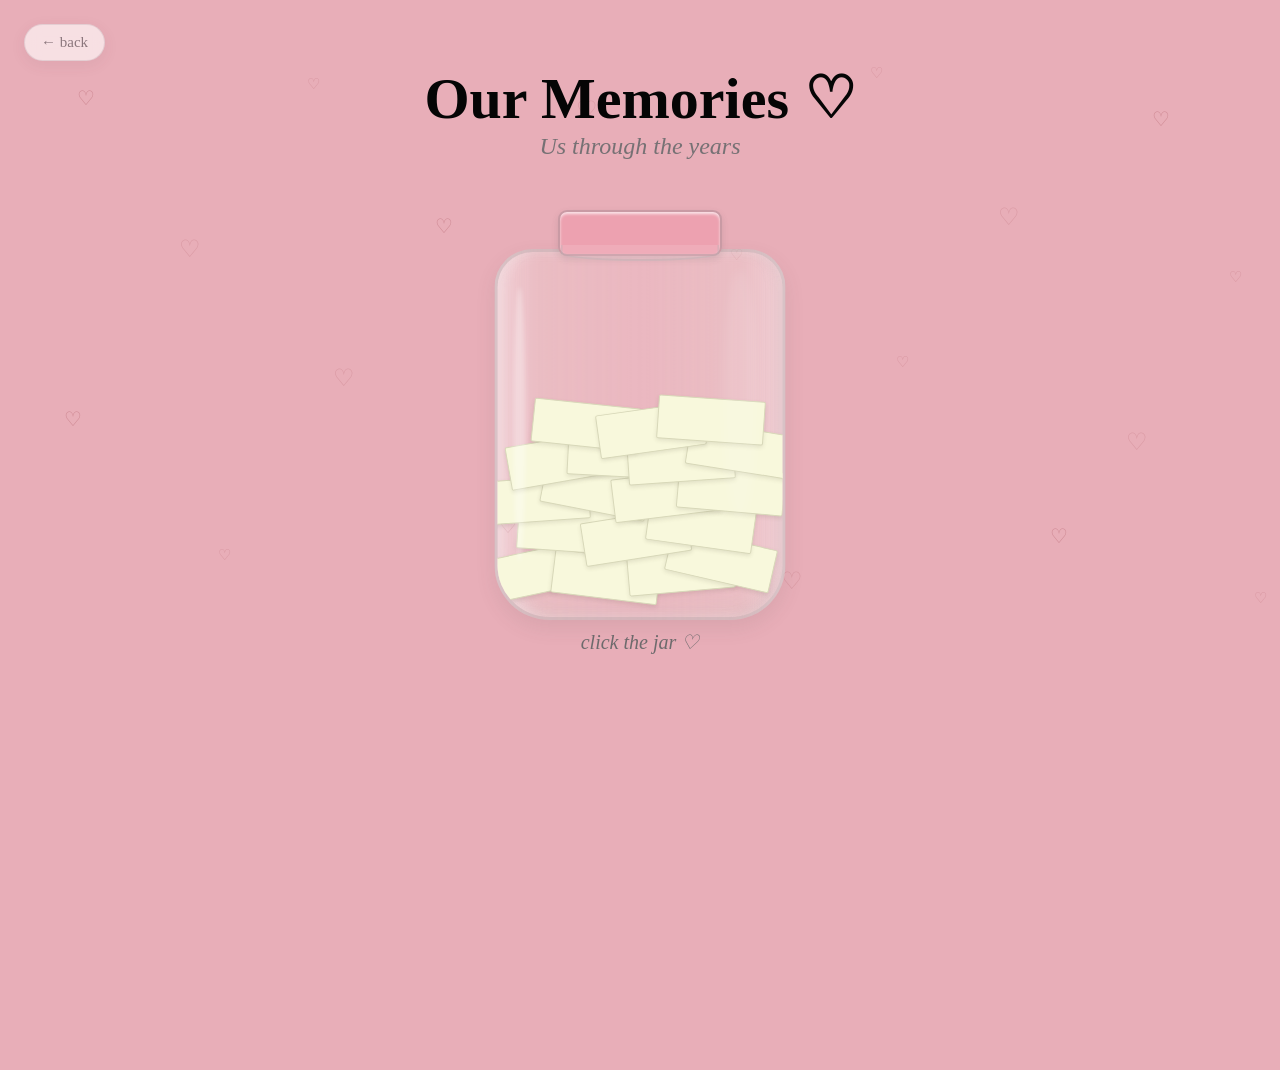
<file: memories.html>
<!DOCTYPE html>
<html lang="en">

<head>
    <meta charset="UTF-8">
    <meta name="viewport" content="width=device-width, initial-scale=1.0">

    <title>Our Memories ♡</title>

    <link rel="stylesheet" href="style.css">
</head>

<body class="main-body">

    <!-- HEART BACKGROUND -->

    <div class="hearts">
        <span>♡</span>
        <span>♡</span>
        <span>♡</span>
        <span>♡</span>
        <span>♡</span>
        <span>♡</span>
        <span>♡</span>
        <span>♡</span>
        <span>♡</span>
        <span>♡</span>
        <span>♡</span>
        <span>♡</span>
        <span>♡</span>
        <span>♡</span>
        <span>♡</span>
        <span>♡</span>
        <span>♡</span>
        <span>♡</span>
        <span>♡</span>
        <span>♡</span>
    </div>


    <!-- MEMORIES PAGE -->

    <main class="memories-page">

        <button class="back-button" onclick="history.back()">← back</button>

        <h1>Our Memories ♡</h1>

        <p class="memories-subtitle">
            Us through the years
        </p>


        <!-- MEMORY JAR -->

        <div class="memory-jar" onclick="openMemory()">

            <div class="jar-lid"></div>

            <div class="jar">

                <div class="paper paper1"></div>
                <div class="paper paper2"></div>
                <div class="paper paper3"></div>
                <div class="paper paper4"></div>
                <div class="paper paper5"></div>
                <div class="paper paper6"></div>
                <div class="paper paper7"></div>
                <div class="paper paper8"></div>
                <div class="paper paper9"></div>
                <div class="paper paper10"></div>
                <div class="paper paper11"></div>
                <div class="paper paper12"></div>
                <div class="paper paper13"></div>
                <div class="paper paper14"></div>
                <div class="paper paper15"></div>
                <div class="paper paper16"></div>
                <div class="paper paper17"></div>
                <div class="paper paper18"></div>

            </div>

            <div class="pulled-paper" id="pulledPaper"></div>

        </div>


        <p class="jar-instruction">
            click the jar ♡
        </p>


        <!-- MEMORY POPUP -->

        <div class="memory-overlay" id="memoryOverlay">

            <div class="memory-note" id="memoryNote">

                <div class="note-fold">

                    <div class="note-content">

                        <p class="memory-label">
                           ♡ Do you remember...
                        </p>

                        <p id="memoryText"></p>

                        <button onclick="closeMemory()">
                            fold it away ♡
                        </button>

                    </div>

                </div>

            </div>

        </div>

    </main>


    <!-- JAVASCRIPT -->

    <script>

        const memories = [

            "Our first date watching Miraculous and kissing every time they sang.",

            "You peer pressuring me into being your girlfriend lol.",

            "You giving me the Felix photocard for my birthday.",

            "Me giving you Wormy.",

            "Me stalking you at Gateway when you went to watch Barbie.",

            "You coming to my house, watching Annabelle, playing pool and meeting my whole family.",

            "Us going out with Ahmad and his cousins, and taking that picture of us holding hands which was your wallpaper for quite a while.",

            "You feeding me nuggets when I was kinda high for the very first time.",

            "The mint chocolate you gave me with 'I love you' written on it.",

            "Me making you chocolate-covered strawberries. I kinda sucked at that.",

            "Me walking you to Bio because I wanted to spend as much time as I could with you.",

            "Us writing notes to each other when we were in different classes.",

            "All the movies we watched together.",

            "The Hunger Games...",

            "The Creator — the first time things between us got a little more freakyyy.",

            "Us sitting on the stairs during break while I barked at little kids.",

            "You pinching me. A LOT.",

            "All our moments in the school bathrooms.",

            "The fun walk and the beach, where I fell in love with you.",

            "Us getting those green popsicles from the tuck shop and waiting outside for our mothers to fetch us.",

            "When you put gifts in my locker for Valentine's Day. You creep.",

            "When we went out after school to KFC.",

            "When we went to Barn Owl.",

            "When we went to the botanical gardens.",

            "Our Roblox avatars getting freaky in Giga Mansion Tycoon while we also somehow managed to have fights in the chat constantly lmao.",

            "Playing Buckshot Mayhem, where the winner got to decide what we would do for the night.",

            "Ribby's party, where we were mad at each other but still kept staring at each other.",

            "When I gave you the 'Laila's bitch' bracelet lol.",

            "All the times I came to your house.",

            "Planning our future and deciding on the names of our 45 kids.",

            "You describing the mansion you want, with the disappearing pool and hidden tennis court.",

            "When we went to Pav and my mother was absolutely blowing up your phone LMAO.",

            "Strap…",

            "Us slow dancing together at GMS. I really liked that."

        ];


        /*
         * Make a separate copy of the memories.
         * Once a memory is shown, it is removed from
         * this list so it cannot appear again.
         */

        let remainingMemories = [...memories];


        function openMemory() {

const overlay =
    document.getElementById("memoryOverlay");

const memoryText =
    document.getElementById("memoryText");

const pulledPaper =
    document.getElementById("pulledPaper");


/* Reset paper */

pulledPaper.classList.remove("pull-out");
pulledPaper.classList.remove("hide-paper");


/* Force animation to restart */

void pulledPaper.offsetWidth;


/* Pull paper out */

pulledPaper.classList.add("pull-out");


/* Choose a memory without repeats */

if (remainingMemories.length === 0) {

    remainingMemories = [...memories];

}


const randomIndex =
    Math.floor(
        Math.random() *
        remainingMemories.length
    );


const selectedMemory =
    remainingMemories.splice(
        randomIndex,
        1
    )[0];


memoryText.textContent =
    selectedMemory;


/*
 * Wait for the paper to come out
 * before opening the memory.
 */

setTimeout(function() {

    overlay.classList.add("show");

}, 950);

}

function closeMemory() {

const overlay =
    document.getElementById("memoryOverlay");

const pulledPaper =
    document.getElementById("pulledPaper");


overlay.classList.remove("show");


/*
 * Send the paper back into the jar.
 */

pulledPaper.classList.remove("pull-out");

void pulledPaper.offsetWidth;

pulledPaper.classList.add("hide-paper");


setTimeout(function() {

    pulledPaper.classList.remove("hide-paper");

}, 500);

}

    </script>

</body>

</html>
</file>
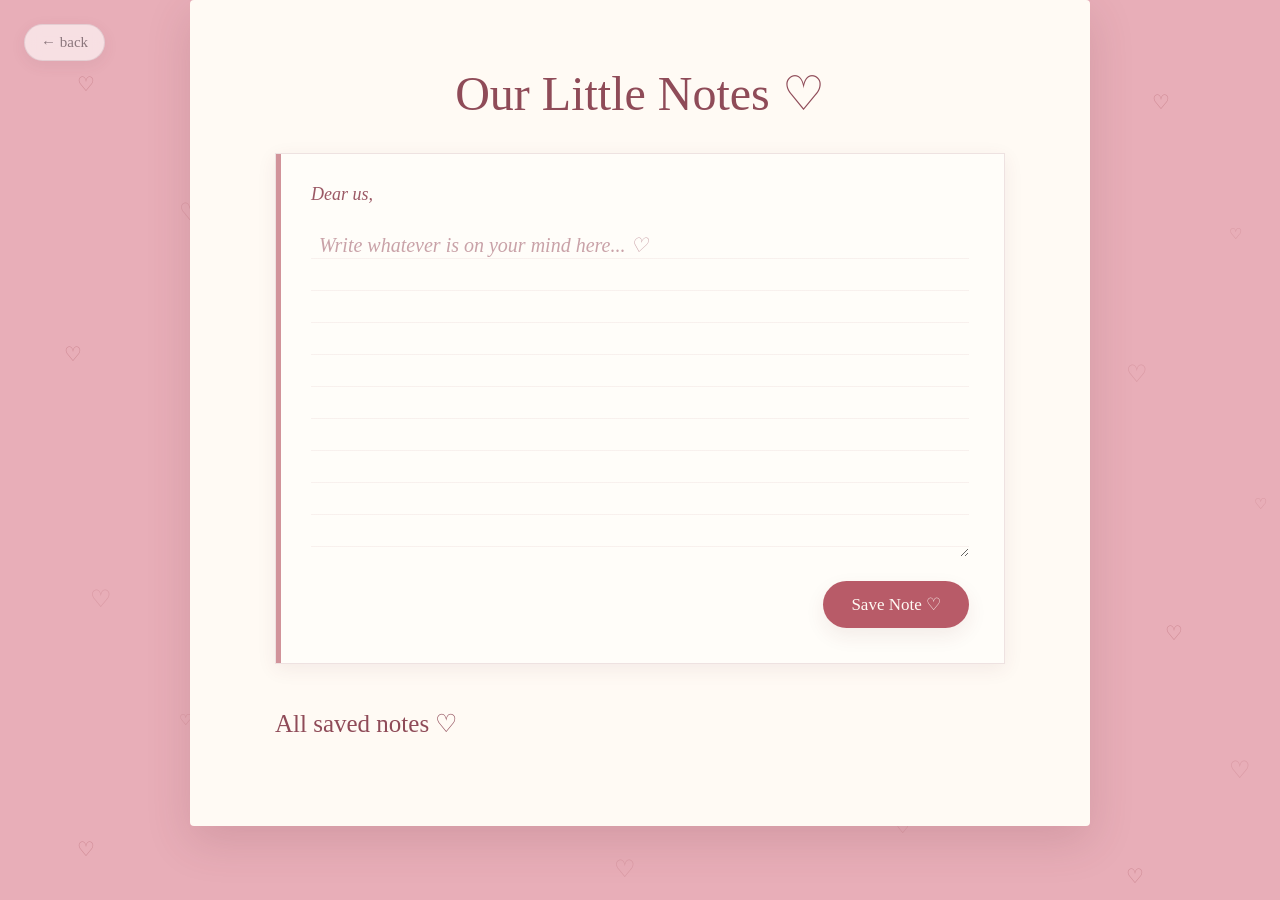
<file: notepad.html>
<!DOCTYPE html>
<html lang="en">
<head>
    <meta charset="UTF-8">
    <meta name="viewport" content="width=device-width, initial-scale=1.0">
    <title>Our Little Notes ♡</title>

    <link rel="stylesheet" href="style.css">

    <style>
        * {
            box-sizing: border-box;
        }

        body {
    margin: 0;
    min-height: 100vh;
    background: #e8aeb8;
    font-family: "Cormorant Garamond", Georgia, serif;
    color: #8f4b58;
    display: flex;
    justify-content: center;
    align-items: flex-start;
    overflow-x: hidden;
    overflow-y: auto;
    position: relative;
}

        /* =========================
           BACKGROUND HEARTS
           ========================= */

        .hearts {
            position: fixed;
            inset: 0;
            pointer-events: none;
            z-index: 0;
        }

        .hearts span {
            position: absolute;
            color: rgba(150, 55, 65, 0.32);
            font-size: 20px;
        }

        .hearts span:nth-child(2n) {
            font-size: 15px;
            opacity: 0.7;
        }

        .hearts span:nth-child(3n) {
            font-size: 24px;
            opacity: 0.55;
        }

        .hearts span:nth-child(1)  { left: 6%;  top: 8%; }
        .hearts span:nth-child(2)  { left: 24%; top: 7%; }
        .hearts span:nth-child(3)  { left: 45%; top: 9%; }
        .hearts span:nth-child(4)  { left: 68%; top: 6%; }
        .hearts span:nth-child(5)  { left: 90%; top: 10%; }

        .hearts span:nth-child(6)  { left: 14%; top: 22%; }
        .hearts span:nth-child(7)  { left: 34%; top: 20%; }
        .hearts span:nth-child(8)  { left: 57%; top: 23%; }
        .hearts span:nth-child(9)  { left: 78%; top: 19%; }
        .hearts span:nth-child(10) { left: 96%; top: 25%; }

        .hearts span:nth-child(11) { left: 5%;  top: 38%; }
        .hearts span:nth-child(12) { left: 26%; top: 34%; }
        .hearts span:nth-child(13) { left: 47%; top: 39%; }
        .hearts span:nth-child(14) { left: 70%; top: 33%; }
        .hearts span:nth-child(15) { left: 88%; top: 40%; }

        .hearts span:nth-child(16) { left: 17%; top: 51%; }
        .hearts span:nth-child(17) { left: 39%; top: 48%; }
        .hearts span:nth-child(18) { left: 61%; top: 53%; }
        .hearts span:nth-child(19) { left: 82%; top: 49%; }
        .hearts span:nth-child(20) { left: 98%; top: 55%; }

        .hearts span:nth-child(21) { left: 7%;  top: 65%; }
        .hearts span:nth-child(22) { left: 29%; top: 61%; }
        .hearts span:nth-child(23) { left: 50%; top: 67%; }
        .hearts span:nth-child(24) { left: 72%; top: 62%; }
        .hearts span:nth-child(25) { left: 91%; top: 69%; }

        .hearts span:nth-child(26) { left: 14%; top: 79%; }
        .hearts span:nth-child(27) { left: 36%; top: 76%; }
        .hearts span:nth-child(28) { left: 58%; top: 82%; }
        .hearts span:nth-child(29) { left: 79%; top: 77%; }
        .hearts span:nth-child(30) { left: 96%; top: 84%; }

        .hearts span:nth-child(31) { left: 6%;  top: 93%; }
        .hearts span:nth-child(32) { left: 27%; top: 90%; }
        .hearts span:nth-child(33) { left: 48%; top: 95%; }
        .hearts span:nth-child(34) { left: 70%; top: 91%; }
        .hearts span:nth-child(35) { left: 88%; top: 96%; }


        /* =========================
           PAGE
           ========================= */

        .notepad-page {
            width: min(900px, 92vw);
            min-height: 760px;
            background: #fffaf4;
            position: relative;
            z-index: 1;
            padding: 70px 85px;
            box-shadow: 0 15px 45px rgba(100, 45, 55, 0.16);
            border-radius: 4px;
        }

        .notepad-header {
            text-align: center;
            margin-bottom: 35px;
        }

        .notepad-header .small-title {
            font-size: 15px;
            letter-spacing: 4px;
            text-transform: uppercase;
            color: #b77a84;
            margin-bottom: 10px;
        }

        .notepad-header h1 {
            margin: 0;
            font-size: 48px;
            font-weight: 500;
            color: #8f4b58;
        }

        .notepad-header p {
            margin: 10px 0 0;
            font-size: 19px;
            font-style: italic;
            color: #b9828b;
        }


        /* =========================
           NOTE PAPER
           ========================= */

        .note-paper {
            background: #fffdf9;
            border: 1px solid rgba(143, 75, 88, 0.15);
            padding: 30px 35px 35px;
            position: relative;
            box-shadow: 0 5px 18px rgba(120, 55, 65, 0.08);
        }

        .note-paper::before {
            content: "";
            position: absolute;
            left: 0;
            top: 0;
            bottom: 0;
            width: 5px;
            background: #b85b68;
            opacity: 0.65;
        }

        .note-top {
            display: flex;
            justify-content: space-between;
            align-items: center;
            margin-bottom: 22px;
        }

        .note-label {
            font-size: 18px;
            font-style: italic;
            color: #9b5965;
        }

        .date {
            font-size: 14px;
            color: #c28c94;
        }


        /* =========================
           TEXT AREA
           ========================= */

        textarea {
            width: 100%;
            min-height: 330px;
            resize: vertical;

            border: none;
            outline: none;

            background:
                repeating-linear-gradient(
                    to bottom,
                    transparent 0px,
                    transparent 31px,
                    rgba(170, 95, 105, 0.16) 32px
                );

            color: #7e4651;
            font-family: "Cormorant Garamond", Georgia, serif;
            font-size: 20px;
            line-height: 32px;

            padding: 2px 8px;
        }

        textarea::placeholder {
            color: #c9a2a8;
            font-style: italic;
        }


        /* =========================
           SAVE BUTTON
           ========================= */

        .save-row {
            display: flex;
            justify-content: flex-end;
            margin-top: 20px;
        }

        .save-button {
            border: none;
            background: #b85b68;
            color: #fffaf4;
            padding: 13px 28px;
            border-radius: 30px;
            font-family: "Cormorant Garamond", Georgia, serif;
            font-size: 17px;
            cursor: pointer;
            transition: 0.2s ease;
        }

        .save-button:hover {
            transform: translateY(-2px);
            box-shadow: 0 5px 15px rgba(120, 55, 65, 0.2);
        }


        /* =========================
           SAVED NOTES
           ========================= */

        .saved-section {
            margin-top: 45px;
        }

        .saved-title {
            font-size: 25px;
            font-weight: 500;
            color: #8f4b58;
            margin-bottom: 18px;
        }

        .saved-note {
    background: #fffaf4 !important;
    border: 1px solid rgba(143, 75, 88, 0.22) !important;
    border-left: 5px solid #b85b68 !important;
    border-radius: 8px !important;
    padding: 24px 28px !important;
    margin: 0 auto 24px auto !important;
    width: 92% !important;
    box-shadow: 0 6px 18px rgba(100, 45, 55, 0.12) !important;
}

.saved-note-date {
    font-size: 13px;
    color: #bd8b93;
    margin-bottom: 12px;
}

.saved-note-text {
    font-size: 19px;
    line-height: 1.6;
    white-space: pre-wrap;
    color: #80505a;
}

.delete-note {
    display: block;
    margin-top: 16px;
    border: none;
    background: transparent;
    color: #b85b68;
    font-family: "Cormorant Garamond", Georgia, serif;
    font-size: 14px;
    cursor: pointer;
    padding: 0;
}

        .saved-note-date {
            font-size: 13px;
            color: #bd8b93;
            margin-bottom: 8px;
        }

        .saved-note-text {
            font-size: 18px;
            line-height: 1.6;
            white-space: pre-wrap;
            color: #80505a;
        }


        /* =========================
           MOBILE
           ========================= */

        @media (max-width: 650px) {

            .notepad-page {
                width: 94vw;
                min-height: 90vh;
                padding: 45px 25px;
            }

            .notepad-header h1 {
                font-size: 36px;
            }

            .notepad-header p {
                font-size: 17px;
            }

            .note-paper {
                padding: 25px 22px 28px;
            }

            textarea {
                min-height: 280px;
                font-size: 18px;
            }
        }
    </style>
</head>

<body>

    <!-- BACKGROUND HEARTS -->

    <div class="hearts">
        <span>♡</span><span>♡</span><span>♡</span><span>♡</span><span>♡</span>
        <span>♡</span><span>♡</span><span>♡</span><span>♡</span><span>♡</span>
        <span>♡</span><span>♡</span><span>♡</span><span>♡</span><span>♡</span>
        <span>♡</span><span>♡</span><span>♡</span><span>♡</span><span>♡</span>
        <span>♡</span><span>♡</span><span>♡</span><span>♡</span><span>♡</span>
        <span>♡</span><span>♡</span><span>♡</span><span>♡</span><span>♡</span>
        <span>♡</span><span>♡</span><span>♡</span><span>♡</span><span>♡</span>
    </div>


    <!-- NOTEPAD -->

    <main class="notepad-page">

        <button class="back-button" onclick="history.back()">← back</button>

        <header class="notepad-header">

            <h1>Our Little Notes ♡</h1>

        </header>


        <section class="note-paper">

            <div class="note-top">
                <div class="note-label">
                    Dear us,
                </div>

                <div class="date" id="today"></div>
            </div>


            <textarea
                id="noteInput"
                placeholder="Write whatever is on your mind here... ♡"
            ></textarea>


            <div class="save-row">
                <button class="save-button" onclick="saveNote()">
                    Save Note ♡
                </button>
            </div>

        </section>


        <section class="saved-section">

            <div class="saved-title">
                All saved notes ♡
            </div>

            <div id="savedNotes"></div>

        </section>

    </main>


    <script>

/* =========================
   DATE
   ========================= */

const today = new Date();

date: new Date().toLocaleDateString("en-ZA", {
    day: "numeric",
    month: "long",
    year: "numeric"
}) + " · " + new Date().toLocaleTimeString("en-ZA", {
    hour: "2-digit",
    minute: "2-digit",
    hour12: false
})


/* =========================
   SAVE NOTE
   ========================= */

   function saveNote() {

const input = document.getElementById("noteInput");
const text = input.value.trim();

if (!text) {
    return;
}

const now = new Date();

const formattedDate =
    now.toLocaleDateString("en-ZA", {
        day: "numeric",
        month: "long",
        year: "numeric"
    });

const formattedTime =
    now.toLocaleTimeString("en-ZA", {
        hour: "2-digit",
        minute: "2-digit",
        hour12: false
    });

const notes =
    JSON.parse(localStorage.getItem("ourLittleNotes")) || [];

notes.unshift({
    text: text,
    date: formattedDate,
    time: formattedTime
});

localStorage.setItem(
    "ourLittleNotes",
    JSON.stringify(notes)
);

input.value = "";

displayNotes();
}


/* =========================
   DISPLAY NOTES
   ========================= */

function displayNotes() {

    const container =
        document.getElementById("savedNotes");

    const notes =
        JSON.parse(localStorage.getItem("ourLittleNotes")) || [];

    container.innerHTML = "";

    notes.forEach((note, index) => {

        const noteElement =
            document.createElement("div");

        /* THE BOX */

        noteElement.style.background = "#fdf4ed";
        noteElement.style.border = "1px solid rgba(143, 75, 88, 0.22)";
        noteElement.style.borderLeft = "5px solid #b85b68";
        noteElement.style.borderRadius = "8px";
        noteElement.style.padding = "24px 28px";
        noteElement.style.marginBottom = "24px";
        noteElement.style.width = "92%";
        noteElement.style.marginLeft = "auto";
        noteElement.style.marginRight = "auto";
        noteElement.style.boxShadow =
            "0 6px 18px rgba(100, 45, 55, 0.12)";
        noteElement.style.position = "relative";


        /* DATE */

        const date =
            document.createElement("div");

            date.textContent = note.date + " · " + note.time;

        date.style.fontSize = "13px";
        date.style.color = "#bd8b93";
        date.style.marginBottom = "12px";


        /* NOTE TEXT */

        const text =
            document.createElement("div");

        text.textContent = note.text;

        text.style.fontSize = "19px";
text.style.lineHeight = "1.6";
text.style.whiteSpace = "pre-wrap";
text.style.overflowWrap = "anywhere";
text.style.wordBreak = "break-word";
text.style.maxWidth = "100%";
text.style.boxSizing = "border-box";
text.style.color = "#80505a";


        /* DELETE BUTTON */

        const deleteButton =
            document.createElement("button");

        deleteButton.textContent = "Delete ♡";

        deleteButton.style.marginTop = "16px";
        deleteButton.style.border = "none";
        deleteButton.style.background = "transparent";
        deleteButton.style.color = "#b85b68";
        deleteButton.style.fontFamily =
            '"Cormorant Garamond", Georgia, serif';
        deleteButton.style.fontSize = "14px";
        deleteButton.style.cursor = "pointer";
        deleteButton.style.padding = "0";

        deleteButton.onclick = function() {
            deleteNote(index);
        };


        /* PUT EVERYTHING INTO THE BOX */

        noteElement.appendChild(date);
        noteElement.appendChild(text);
        noteElement.appendChild(deleteButton);

        container.appendChild(noteElement);
    });
}


/* =========================
   DELETE NOTE
   ========================= */

function deleteNote(index) {

    const notes =
        JSON.parse(localStorage.getItem("ourLittleNotes")) || [];

    notes.splice(index, 1);

    localStorage.setItem(
        "ourLittleNotes",
        JSON.stringify(notes)
    );

    displayNotes();
}


/* =========================
   LOAD NOTES WHEN PAGE OPENS
   ========================= */

displayNotes();


    </script>

</body>
</html>
</file>
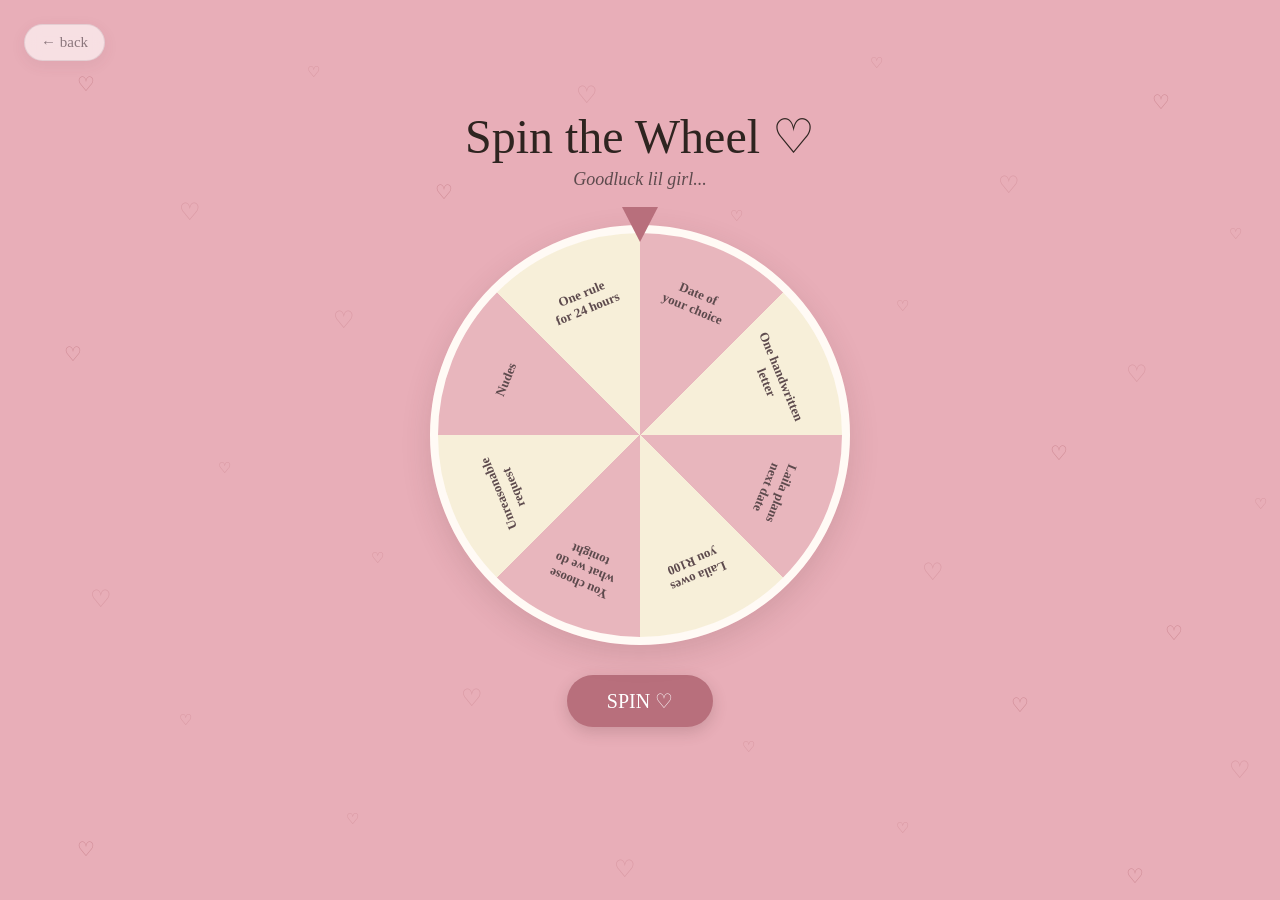
<file: wheel.html>
<!DOCTYPE html>
<html lang="en">
<head>
    <link rel="stylesheet" href="style.css">
    <meta charset="UTF-8">
    <meta name="viewport" content="width=device-width, initial-scale=1.0">
    <title>Spin the Wheel ♡</title>

    <style>
        * {
            box-sizing: border-box;
        }

        body {
            margin: 0;
            min-height: 100vh;
            background: #e8aeb8;
            font-family: Georgia, serif;
            color: #5d4a4d;
            display: flex;
            justify-content: center;
            align-items: center;
        }

        .wheel-page {
            text-align: center;
            padding: 40px 20px;
        }

        h1 {
            font-size: 48px;
            font-weight: normal;
            margin: 0 0 8px;
        }

        .subtitle {
            font-style: italic;
            font-size: 18px;
            margin-bottom: 35px;
        }

        .wheel-container {
            position: relative;
            width: 420px;
            height: 420px;
            margin: 0 auto 30px;
        }

        .wheel {
    width: 420px;
    height: 420px;
    border-radius: 50%;
    border: 8px solid #fffaf5;
    position: relative;
    overflow: hidden;
    transition: transform 5s cubic-bezier(0.12, 0.8, 0.15, 1);
    box-shadow: 0 10px 30px rgba(80, 50, 50, 0.15);

    background: conic-gradient(
        #e8b6bd 0deg 45deg,
        #f7efd9 45deg 90deg,
        #e8b6bd 90deg 135deg,
        #f7efd9 135deg 180deg,
        #e8b6bd 180deg 225deg,
        #f7efd9 225deg 270deg,
        #e8b6bd 270deg 315deg,
        #f7efd9 315deg 360deg
    );
}
     
        .wheel-label {
    position: absolute;
    width: 105px;
    left: 50%;
    top: 50%;
    transform-origin: center center;
    text-align: center;
    font-size: 13px;
    font-weight: bold;
    line-height: 1.2;
    z-index: 2;
}

/* Position each prize in its own slice */

.wheel-label:nth-child(1) {
    transform: translate(-50%, -50%) rotate(22.5deg) translateY(-145px);
}

.wheel-label:nth-child(2) {
    transform: translate(-50%, -50%) rotate(67.5deg) translateY(-145px);
}

.wheel-label:nth-child(3) {
    transform: translate(-50%, -50%) rotate(112.5deg) translateY(-145px);
}

.wheel-label:nth-child(4) {
    transform: translate(-50%, -50%) rotate(157.5deg) translateY(-145px);
}

.wheel-label:nth-child(5) {
    transform: translate(-50%, -50%) rotate(202.5deg) translateY(-145px);
}

.wheel-label:nth-child(6) {
    transform: translate(-50%, -50%) rotate(247.5deg) translateY(-145px);
}

.wheel-label:nth-child(7) {
    transform: translate(-50%, -50%) rotate(292.5deg) translateY(-145px);
}

.wheel-label:nth-child(8) {
    transform: translate(-50%, -50%) rotate(337.5deg) translateY(-145px);
}

@media (max-width: 600px) {
    .wheel-label:nth-child(1) {
        transform: translate(-50%, -50%) rotate(22.5deg) translateY(-105px);
    }

    .wheel-label:nth-child(2) {
        transform: translate(-50%, -50%) rotate(67.5deg) translateY(-105px);
    }

    .wheel-label:nth-child(3) {
        transform: translate(-50%, -50%) rotate(112.5deg) translateY(-105px);
    }

    .wheel-label:nth-child(4) {
        transform: translate(-50%, -50%) rotate(157.5deg) translateY(-105px);
    }

    .wheel-label:nth-child(5) {
        transform: translate(-50%, -50%) rotate(202.5deg) translateY(-105px);
    }

    .wheel-label:nth-child(6) {
        transform: translate(-50%, -50%) rotate(247.5deg) translateY(-105px);
    }

    .wheel-label:nth-child(7) {
        transform: translate(-50%, -50%) rotate(292.5deg) translateY(-105px);
    }

    .wheel-label:nth-child(8) {
        transform: translate(-50%, -50%) rotate(337.5deg) translateY(-105px);
    }

    .wheel-label {
    font-size: 0.75rem;
}

}

        .pointer {
            position: absolute;
            top: -18px;
            left: 50%;
            transform: translateX(-50%);
            width: 0;
            height: 0;
            border-left: 18px solid transparent;
            border-right: 18px solid transparent;
            border-top: 35px solid #b86f7c;
            z-index: 10;
        }

        .spin-button {
            border: none;
            background: #b86f7c;
            color: white;
            font-family: Georgia, serif;
            font-size: 20px;
            padding: 14px 40px;
            border-radius: 30px;
            cursor: pointer;
            box-shadow: 0 5px 15px rgba(80, 50, 50, 0.2);
        }

        .spin-button:hover {
            transform: scale(1.05);
        }

        .spin-button:disabled {
            opacity: 0.6;
            cursor: not-allowed;
        }

        #result {
            margin-top: 25px;
            font-size: 24px;
            min-height: 35px;
        }

        @media (max-width: 500px) {
            .wheel-container,
            .wheel {
                width: 330px;
                height: 330px;
            }

            h1 {
                font-size: 38px;
            }
        }
    </style>
</head>

<body>

    <div class="hearts">
        <span>♡</span>
        <span>♡</span>
        <span>♡</span>
        <span>♡</span>
        <span>♡</span>
        <span>♡</span>
        <span>♡</span>
        <span>♡</span>
        <span>♡</span>
        <span>♡</span>
        <span>♡</span>
        <span>♡</span>
        <span>♡</span>
        <span>♡</span>
        <span>♡</span>
        <span>♡</span>
        <span>♡</span>
        <span>♡</span>
        <span>♡</span>
        <span>♡</span>
        <span>♡</span>
        <span>♡</span>
        <span>♡</span>
        <span>♡</span>
        <span>♡</span>
        <span>♡</span>
        <span>♡</span>
        <span>♡</span>
        <span>♡</span>
        <span>♡</span>
        <span>♡</span>
        <span>♡</span>
        <span>♡</span>
        <span>♡</span>
        <span>♡</span>
    </div>

    <div class="wheel-page">

        <button class="back-button" onclick="history.back()">← back</button>

        <h1>Spin the Wheel ♡</h1>

        <div class="subtitle">
            Goodluck lil girl...
        </div>

        <div class="wheel-container">

            <div class="pointer"></div>

            <div class="wheel" id="wheel">

                <div class="wheel-label">Date of<br>your choice</div>
                <div class="wheel-label">One handwritten<br>letter</div>
                <div class="wheel-label">Laila plans<br>next date</div>
                <div class="wheel-label">Laila owes<br>you R100</div>
                <div class="wheel-label">You choose<br>what we do tonight</div>
                <div class="wheel-label">Unreasonable<br>request</div>
                <div class="wheel-label">Nudes</div>
                <div class="wheel-label">One rule<br>for 24 hours</div>

            </div>

        </div>

        <button class="spin-button" onclick="spinWheel()">
            SPIN ♡
        </button>

        <div id="result"></div>

    </div>

    <script>

const prizes = [
    "Date of your choice",
    "One handwritten letter",
    "Laila plans next date",
    "Laila owes you R100",
    "You choose what we do tonight",
    "Unreasonable request",
    "Nudes",
    "One rule for 24 hours"
];

        let currentRotation = 0;

        function spinWheel() {

            const wheel = document.getElementById("wheel");
            const button = document.querySelector(".spin-button");
            const result = document.getElementById("result");

            button.disabled = true;
            result.textContent = "";

            const weights = prizes.map(prize => prize.includes("R100") ? 0.5 : 1);

const totalWeight = weights.reduce((sum, weight) => sum + weight, 0);
let random = Math.random() * totalWeight;

let winner = 0;

for (let i = 0; i < prizes.length; i++) {
    random -= weights[i];

    if (random <= 0) {
        winner = i;
        break;
    }
}

            const segmentSize = 360 / prizes.length;

            const targetAngle =
                360 - (winner * segmentSize + segmentSize / 2);

            const extraSpins = 360 * 6;

            currentRotation += extraSpins + targetAngle - (currentRotation % 360);

            wheel.style.transform = `rotate(${currentRotation}deg)`;

            setTimeout(() => {

result.textContent = `You got: ${prizes[winner]} ♡`;

localStorage.setItem("lastSpin", Date.now());

updateSpinLock();

}, 5000);
        }

const SPIN_COOLDOWN = 24 * 60 * 60 * 1000;

function updateSpinLock() {
    const button = document.querySelector(".spin-button");

    const lastSpin = localStorage.getItem("lastSpin");

    // No previous spin = unlocked
    if (!lastSpin) {
        button.disabled = false;
        button.textContent = "SPIN ♡";
        return;
    }

    const unlockTime = Number(lastSpin) + SPIN_COOLDOWN;
    const remaining = unlockTime - Date.now();

    // 24 hours have passed
    if (remaining <= 0) {
        localStorage.removeItem("lastSpin");

        button.disabled = false;
        button.textContent = "SPIN ♡";
        return;
    }

    // Still locked — show countdown
    button.disabled = true;

    const hours = Math.floor(remaining / (1000 * 60 * 60));

    const minutes = Math.floor(
        (remaining % (1000 * 60 * 60)) / (1000 * 60)
    );

    const seconds = Math.floor(
        (remaining % (1000 * 60)) / 1000
    );

    button.textContent =
        "🔒 " +
        String(hours).padStart(2, "0") + ":" +
        String(minutes).padStart(2, "0") + ":" +
        String(seconds).padStart(2, "0");
}

// Update the countdown every second
setInterval(updateSpinLock, 1000);

// Check immediately when the page loads
updateSpinLock();

    </script>

</body>
</html>
</file>
<file: style.css>
body {
    background: #e8aeb8;
    font-family: "Cormorant Garamond", Georgia, serif;
    margin: 0;
    height: 100vh;
    display: flex;
    justify-content: center;
    align-items: center;
    position: relative;
}

/* =========================
   SCATTERED BACKGROUND HEARTS
   ========================= */

.hearts {
    position: absolute;
    inset: 0;
    pointer-events: none;
    z-index: 0;
}

.hearts span {
    position: absolute;
    color: rgba(150, 55, 65, 0.32);
    font-size: 20px;
    font-weight: 400;
}

/* different sizes so they feel natural */

.hearts span:nth-child(2n) {
    font-size: 15px;
    opacity: 0.7;
}

.hearts span:nth-child(3n) {
    font-size: 24px;
    opacity: 0.55;
}

/* scattered positions */

.hearts span:nth-child(1)  { left: 6%;  top: 8%; }
.hearts span:nth-child(2)  { left: 24%; top: 7%; }
.hearts span:nth-child(3)  { left: 45%; top: 9%; }
.hearts span:nth-child(4)  { left: 68%; top: 6%; }
.hearts span:nth-child(5)  { left: 90%; top: 10%; }

.hearts span:nth-child(6)  { left: 14%; top: 22%; }
.hearts span:nth-child(7)  { left: 34%; top: 20%; }
.hearts span:nth-child(8)  { left: 57%; top: 23%; }
.hearts span:nth-child(9)  { left: 78%; top: 19%; }
.hearts span:nth-child(10) { left: 96%; top: 25%; }

.hearts span:nth-child(11) { left: 5%;  top: 38%; }
.hearts span:nth-child(12) { left: 26%; top: 34%; }
.hearts span:nth-child(13) { left: 47%; top: 39%; }
.hearts span:nth-child(14) { left: 70%; top: 33%; }
.hearts span:nth-child(15) { left: 88%; top: 40%; }

.hearts span:nth-child(16) { left: 17%; top: 51%; }
.hearts span:nth-child(17) { left: 39%; top: 48%; }
.hearts span:nth-child(18) { left: 61%; top: 53%; }
.hearts span:nth-child(19) { left: 82%; top: 49%; }
.hearts span:nth-child(20) { left: 98%; top: 55%; }

.hearts span:nth-child(21) { left: 7%;  top: 65%; }
.hearts span:nth-child(22) { left: 29%; top: 61%; }
.hearts span:nth-child(23) { left: 50%; top: 67%; }
.hearts span:nth-child(24) { left: 72%; top: 62%; }
.hearts span:nth-child(25) { left: 91%; top: 69%; }

.hearts span:nth-child(26) { left: 14%; top: 79%; }
.hearts span:nth-child(27) { left: 36%; top: 76%; }
.hearts span:nth-child(28) { left: 58%; top: 82%; }
.hearts span:nth-child(29) { left: 79%; top: 77%; }
.hearts span:nth-child(30) { left: 96%; top: 84%; }

.hearts span:nth-child(31) { left: 6%;  top: 93%; }
.hearts span:nth-child(32) { left: 27%; top: 90%; }
.hearts span:nth-child(33) { left: 48%; top: 95%; }
.hearts span:nth-child(34) { left: 70%; top: 91%; }
.hearts span:nth-child(35) { left: 88%; top: 96%; }


/* =========================
   MAIN CONTENT
   ========================= */

.container {
    text-align: center;
    position: relative;
    z-index: 2;
}


/* Wolf + kitten */

.logo {
    width: 280px;
    height: 220px;
    object-fit: cover;
    object-position: center;
    display: block;
    margin: 0 auto 25px;
}


/* Title */

h1 {
    font-family: "Cormorant Garamond", Georgia, serif;
    font-size: 48px;
    font-weight: 600;
    color: #2E2420;
    margin: 0;
    line-height: 1;
}


/* Subtitle */

p {
    color: #8A7A70;
    font-size: 20px;
    font-style: italic;
    margin-top: 22px;
    margin-bottom: 40px;
}


/* Begin button */

button {
    background: rgba(255, 255, 255, 0.3);
    color: #4b3d3d;
    font-family: "Inter", sans-serif;
    font-size: 19px;
    border: 1px solid rgba(120, 60, 70, 0.18);
    padding: 16px 48px;
    border-radius: 50px;
    cursor: pointer;
    transition: 0.25s ease;
    box-shadow: 0 8px 20px rgba(100, 35, 40, 0.08);
}

button:hover {
    transform: translateY(-3px);
    background: rgba(255, 255, 255, 0.5);
    box-shadow: 0 12px 25px rgba(100, 35, 40, 0.12);
}


/* =========================
   PHONE VERSION
   ========================= */

@media (max-width: 600px) {

    .container {
        width: 90%;
    }

    .logo {
        width: 240px;
        height: 190px;
    }

    h1 {
        font-size: 44px;
    }

    p {
        font-size: 18px;
    }

    button {
        font-size: 19px;
        padding: 16px 48px;
    }
}

/* =========================
   MAIN LOVERS PAGE
   ========================= */

   .main-page {
    width: 90%;
    max-width: 900px;
    margin: 0 auto;
    padding: 60px 20px;
    text-align: center;
    position: relative;
    z-index: 1;
}

.main-page h1 {
    margin: 0;
    font-family: Georgia, serif;
    font-size: 3rem;
    font-weight: 500;
}

.main-subtitle {
    margin-top: 8px;
    margin-bottom: 40px;
    font-family: Georgia, serif;
    font-style: italic;
    font-size: 1.1rem;
    opacity: 0.7;
}

/* TIMER */

.timer {
    margin: 0 auto 50px;
    padding: 25px;
    max-width: 650px;
    border: 1px solid rgba(120, 60, 70, 0.18);
    border-radius: 20px;
    background: rgba(255, 255, 255, 0.25);
}

.timer-label {
    margin: 0 0 18px;
    font-family: Georgia, serif;
    font-style: italic;
    font-size: 1.1rem;
}

.timer-numbers {
    display: flex;
    justify-content: center;
    gap: 35px;
    flex-wrap: wrap;
}

.timer-numbers div {
    min-width: 70px;
}

.timer-numbers span {
    display: block;
    font-size: 2rem;
    font-weight: 500;
}

.timer-numbers small {
    font-size: 0.8rem;
    opacity: 0.65;
}

/* SECTION CARDS */

.menu {
    display: grid;
    grid-template-columns: repeat(2, 1fr);
    gap: 18px;
}

.menu button {
    min-height: 110px;
    padding: 20px;
    border: 1px solid rgba(120, 60, 70, 0.18);
    border-radius: 18px;
    background: rgba(255, 255, 255, 0.3);
    font-family: Georgia, serif;
    font-size: 1.1rem;
    cursor: pointer;
    transition: transform 0.2s ease, background 0.2s ease;
}

.menu button span {
    display: block;
    margin-top: 8px;
}

.menu button:hover {
    transform: translateY(-4px);
    background: rgba(255, 255, 255, 0.5);
}

/* PHONE */

@media (max-width: 600px) {

    .main-page {
        padding: 40px 15px;
    }

    .main-page h1 {
        font-size: 2.3rem;
    }

    .menu {
        grid-template-columns: 1fr;
    }

    .timer-numbers {
        gap: 20px;
    }

    .timer-numbers {
        flex-wrap: nowrap;
        gap: 8px;
    }
    
    .timer-numbers div {
        min-width: 0;
        flex: 1;
    }
    
    .timer-numbers span {
        font-size: 1.4rem;
    }

}

.main-body {
    min-height: 100vh;
    height: auto;
    align-items: flex-start;
}

/* HEARTS — keep landing page fixed */
.hearts {
    position: fixed;
    inset: 0;
    pointer-events: none;
    z-index: 0;
}

/* Main page hearts scroll with the page */
.main-body .hearts {
    position: absolute;
    z-index: 0;
}

/* Main page content stays above the hearts */
.main-body .main-page {
    position: relative;
    z-index: 1;
}

.main-body .hearts {
    z-index: 0;
}

.main-body .main-page {
    position: relative;
    z-index: 2;
}

.main-body .menu,
.main-body .timer {
    position: relative;
    z-index: 2;
}

/* =========================
   LETTERS PAGE
   ========================= */

   .letters-page {
    width: 90%;
    max-width: 900px;
    margin: 0 auto;
    padding: 60px 20px 80px;
    text-align: center;
    position: relative;
    z-index: 1;
}

.letters-page h1 {
    margin: 0;
    font-family: "Cormorant Garamond", Georgia, serif;
    font-size: 3rem;
    font-weight: 500;
}

.letters-subtitle {
    margin-top: 8px;
    margin-bottom: 45px;
    font-family: "Cormorant Garamond", Georgia, serif;
    font-style: italic;
    font-size: 1.15rem;
    opacity: 0.7;
}

.letters-grid {
    display: grid;
    grid-template-columns: 1fr;
    gap: 22px;
}

.letter-card {
    width: 100%;
    min-height: 150px;
    padding: 28px 25px;
    box-sizing: border-box;

    background: rgba(255, 255, 255, 0.3);
    border: 1px solid rgba(120, 60, 70, 0.18);
    border-radius: 20px;

    color: #4b3d3d;
    font-family: "Cormorant Garamond", Georgia, serif;

    cursor: pointer;

    display: flex;
    flex-direction: column;
    align-items: center;
    justify-content: center;

    transition: transform 0.2s ease, background 0.2s ease;
}

.letter-card:hover {
    transform: translateY(-4px);
    background: rgba(255, 255, 255, 0.45);
}

.letter-icon {
    font-size: 1.5rem;
    margin-bottom: 10px;
}

.letter-title {
    font-size: 1.25rem;
    font-weight: 500;
}

.letter-description {
    margin-top: 8px;
    font-size: 1rem;
    font-style: italic;
    opacity: 0.7;
    line-height: 1.4;
}

@media (max-width: 600px) {

    .letters-page {
        padding: 40px 15px 60px;
    }

    .letters-page h1 {
        font-size: 2.4rem;
    }

    .letters-grid {
        grid-template-columns: 1fr;
    }

    .letter-card {
        min-height: 135px;
    }
}

.letter-overlay {
    position: fixed;
    inset: 0;
    background: rgba(60, 35, 40, 0.25);
    display: flex;
    align-items: center;
    justify-content: center;
    padding: 20px;
    box-sizing: border-box;
    opacity: 0;
    visibility: hidden;
    transition: opacity 0.25s ease;
    z-index: 10;
}

.letter-overlay.show {
    opacity: 1;
    visibility: visible;
}

.letter-popup {
    position: relative;
    width: 90%;
    max-width: 600px;
    max-height: 80vh;
    overflow-y: auto;
    padding: 45px;
    box-sizing: border-box;
    background: #f7d9de;
    border: 1px solid rgba(120, 60, 70, 0.18);
    border-radius: 20px;
    color: #4b3d3d;
    text-align: center;
    box-shadow: 0 20px 50px rgba(80, 35, 45, 0.15);
}

.letter-popup h2 {
    margin-top: 0;
    font-family: "Cormorant Garamond", Georgia, serif;
    font-size: 2rem;
    font-weight: 500;
}

#letter-content {
    font-family: "Cormorant Garamond", Georgia, serif;
    font-size: 1.15rem;
    line-height: 1.7;
}

.close-letter {
    position: absolute;
    top: 12px;
    right: 18px;
    padding: 0;
    background: transparent;
    border: none;
    box-shadow: none;
    color: #4b3d3d;
    font-family: Arial, sans-serif;
    font-size: 28px;
    cursor: pointer;
}

.close-letter:hover {
    background: transparent;
    transform: none;
    box-shadow: none;
}

/* =========================
   LETTERS PAGE — FINAL OVERRIDE
   ========================= */

   body.main-body {
    overflow-y: auto;
    overflow-x: hidden;
}

.letters-page {
    width: 90%;
    max-width: 900px;
    margin: 0 auto;
    padding: 35px 20px 80px;
    box-sizing: border-box;
    text-align: center;
    position: relative;
    z-index: 1;
}

.letters-page h1 {
    margin: 0 0 5px;
}

.letters-subtitle {
    margin: 0 0 30px;
}

.letters-grid {
    margin: 0;
    padding: 0;
    display: grid;
    grid-template-columns: repeat(2, minmax(0, 1fr));
    gap: 22px;
}

.letter-card {
    width: 100%;
    min-height: 150px;
    margin: 0;
    padding: 25px;
    box-sizing: border-box;

    background: rgba(255, 255, 255, 0.3);
    border: 1px solid rgba(120, 60, 70, 0.18);
    border-radius: 20px;

    color: #4b3d3d;
    font-family: "Cormorant Garamond", Georgia, serif;

    display: flex;
    flex-direction: column;
    align-items: center;
    justify-content: center;

    cursor: pointer;
    transition: transform 0.2s ease, background 0.2s ease;
}

.letter-card:hover {
    transform: translateY(-4px);
    background: rgba(255, 255, 255, 0.45);
}

.letter-icon {
    font-size: 1.5rem;
    margin-bottom: 10px;
}

.letter-title {
    font-size: 1.25rem;
    font-weight: 500;
}

.letter-description {
    margin-top: 8px;
    font-size: 1rem;
    font-style: italic;
    opacity: 0.7;
    line-height: 1.4;
}

@media (max-width: 600px) {
    .letters-page {
        padding: 25px 15px 60px;
    }

    .letters-grid {
        grid-template-columns: 1fr;
    }
}

/* =========================
   CUTE LETTER POPUP
   ========================= */

   .letter-overlay {
    position: fixed;
    inset: 0;

    display: flex;
    align-items: center;
    justify-content: center;

    padding: 20px;
    box-sizing: border-box;

    background: rgba(76, 38, 48, 0.25);

    opacity: 0;
    visibility: hidden;

    transition: opacity 0.3s ease;

    z-index: 100;
}

.letter-overlay.show {
    opacity: 1;
    visibility: visible;
}

.letter-popup {
    position: relative;

    width: min(90%, 600px);
    max-height: 80vh;

    overflow-y: auto;

    padding: 45px 45px 40px;

    box-sizing: border-box;

    background: #fff4f2;

    border: 1px solid rgba(150, 80, 90, 0.15);

    border-radius: 22px;

    box-shadow:
        0 20px 60px rgba(80, 35, 45, 0.2);

    color: #4b3d3d;

    transform: translateY(15px) scale(0.97);

    transition: transform 0.3s ease;
}

.letter-overlay.show .letter-popup {
    transform: translateY(0) scale(1);
}

/* little heart above title */

.letter-popup::before {
    content: "♡";

    display: block;

    text-align: center;

    margin-bottom: 8px;

    color: #a85c68;

    font-size: 25px;
}

/* title */

.letter-popup h2 {
    margin: 0;

    text-align: center;

    font-family: "Cormorant Garamond", Georgia, serif;

    font-size: 2rem;

    font-weight: 500;

    color: #4b3d3d;
}

/* little divider */

.letter-popup h2::after {
    content: "♡";

    display: block;

    margin: 12px auto 25px;

    font-size: 13px;

    color: #a85c68;

    opacity: 0.7;
}

/* letter itself */

#letter-content {
    font-family: "Cormorant Garamond", Georgia, serif;

    font-size: 1.1rem;

    line-height: 1.8;

    text-align: left;

    color: #4b3d3d;
}

/* CLOSE BUTTON */
.close-letter {
    position: absolute;
    top: 12px;
    right: 12px;

    width: 38px;
    height: 38px;

    padding: 0;
    background: #f6e5df;
    border: none;
    border-radius: 50%;

    box-shadow: 0 2px 8px rgba(90, 35, 45, 0.15);

    color: #8b6268;
    font-size: 24px;
    line-height: 38px;
    text-align: center;

    cursor: pointer;
    opacity: 0.9;

    z-index: 100;
}

.close-letter:hover {
    background: #f6e5df;
    box-shadow: none;
    opacity: 1;
    transform: scale(1.08);
}

/* mobile */

@media (max-width: 600px) {

    .letter-popup {
        width: 94%;

        padding: 40px 25px 30px;

        max-height: 82vh;

        border-radius: 20px;
    }

    .letter-popup h2 {
        font-size: 1.7rem;
    }

    #letter-content {
        font-size: 1rem;
        line-height: 1.7;
    }

    .close-letter {
        top: 10px;
        right: 10px;
        width: 40px;
        height: 40px;
        line-height: 40px;
        font-size: 24px;
        z-index: 100;
    }
}

/* =================================
   ENVELOPE — CLOSED STATE
   ================================= */

   .envelope-stage {
    width: 100%;
    display: flex;
    flex-direction: column;
    align-items: center;
    justify-content: center;
}

/* Envelope itself */

.envelope {
    position: relative;

    width: min(420px, 90vw);
    aspect-ratio: 1.5 / 1;

    margin: 25px auto 0;

    perspective: 1000px;
}

/* Back of envelope */

.envelope-back {
    position: absolute;
    inset: 0;

    background: #e8b7c0;

    border-radius: 8px;

    box-shadow:
        0 15px 35px rgba(80, 35, 45, 0.18);

    z-index: 1;
}

/* LETTER
   Completely hidden inside while closed */

.envelope-letter {
    position: absolute;

    left: 5%;
    bottom: 0%;

    width: 90%;
    height: 88%;

    z-index: 0;

    pointer-events: none;

}

.letter-paper {
    width: 100%;
    height: 120%;

    box-sizing: border-box;

    padding: 28px;

    background: #fffaf7;

    border-radius: 4px;

    overflow: hidden;

    color: #4b3d3d;
}

/* Override the normal popup heading styling */

.letter-paper h2 {
    margin: 0 0 18px;

    text-align: center;

    font-family: "Cormorant Garamond", Georgia, serif;

    font-size: 1.7rem;

    font-weight: 500;

    color: #4b3d3d;

    white-space: normal;

    overflow-wrap: break-word;

    word-wrap: break-word;

    max-width: 100%;
}

/* Remove the decorative popup heart from this heading */

.letter-paper h2::after {
    display: none;
}

.letter-paper #letter-content {
    font-family: "Cormorant Garamond", Georgia, serif;

    font-size: 1.05rem;

    line-height: 1.7;

    color: #4b3d3d;
}

/* FRONT POCKET
   This is what hides the letter */

.envelope-pocket {
    position: absolute;

    left: 0;
    bottom: 0;

    width: 100%;
    height: 60%;

    background: #dfa2ae;

    clip-path: polygon(
        0 0,
        50% 58%,
        100% 0,
        100% 100%,
        0 100%
    );

    border-radius: 0 0 8px 8px;

    z-index: 4;

    pointer-events: none;
}

/* TOP FLAP */

.envelope-flap {
    position: absolute;

    left: 0;
    top: 0;

    width: 100%;
    height: 100%;

    background: #efc3ca;

    clip-path: polygon(
        0 0,
        100% 0,
        50% 58%
    );

    z-index: 5;

    pointer-events: none;
}

/* HEART SEAL */

.envelope-seal {
    position: absolute;

    left: 50%;
    top: 58%;

    transform: translate(-50%, -50%);

    width: 52px;
    height: 52px;

    display: flex;
    align-items: center;
    justify-content: center;

    padding: 0;

    border: none;

    border-radius: 50%;

    background: #9b4d58;

    color: white;

    font-size: 25px;

    line-height: 1;

    z-index: 6;

    cursor: pointer;

    box-shadow:
        0 5px 15px rgba(90, 35, 45, 0.18);
}

.envelope-seal:hover {
    background: #9b4d58;

    transform: translate(-50%, -50%) scale(1.05);

    box-shadow:
        0 7px 18px rgba(90, 35, 45, 0.22);
}

/* Instruction */

.envelope-hint {
    margin: 18px 0 0;

    font-family: "Cormorant Garamond", Georgia, serif;

    font-size: 1rem;

    font-style: italic;

    color: #8d666d;
}

/* Mobile */

@media (max-width: 600px) {

    .envelope {
        width: 90vw;
        max-width: 90vw;
        box-sizing: border-box;
    }

    .letter-paper {
        padding: 16px;
        box-sizing: border-box;
        width: 100%;
    }

    .letter-paper h2 {
        font-size: 1.4rem;
        line-height: 1.15;
        white-space: normal;
        overflow-wrap: break-word;
        word-wrap: break-word;
        max-width: 100%;
    }

    .letter-paper #letter-content {
        font-size: 0.95rem;
    }

    .envelope-seal {
        width: 45px;
        height: 45px;

        font-size: 21px;
    }
}

/* ENVELOPE FLAP OPENING */

.envelope-flap {
    transform-origin: top center;
    transition: transform 0.7s ease;
}

.envelope.open .envelope-flap {
    transform: rotateX(180deg);
}

/* LETTER SLIDES OUT FROM THE POCKET */

.envelope-letter {
    transition: transform 0.9s cubic-bezier(0.22, 0.8, 0.25, 1);
    z-index: 1;
}

/* FINAL LETTER SLIDE */

.envelope-letter {
    z-index: 0;
    transition: transform 1s cubic-bezier(0.22, 0.8, 0.25, 1);
}

/* flap moves behind the letter once opened */
.envelope.open .envelope-flap {
    transform: rotateX(180deg);
    z-index: 5;
}

/* paper stays behind the pocket and physically rises */
.envelope.open .envelope-letter {
    transform: translateY(-45%);
    z-index: 3;
}

/* Remove the white popup behind the envelope */

.letter-popup {
    background: transparent !important;
    box-shadow: none !important;
    border: none !important;

    width: auto !important;
    max-width: none !important;
    padding: 0 !important;

    overflow: visible !important;
}

/* Keep the envelope centered */

.envelope-stage {
    margin: 0;
}

/* Move the close button to the outside corner */

.letter-popup .close-letter {
    position: absolute;
    top: -35px;
    right: -35px;

    z-index: 50;
}

/* SOFT BLUSH CREAM ENVELOPE */

.envelope-back {
    background: #F5E3D8;
}

.envelope-flap {
    background: #EFD5CB;
}

.envelope-pocket {
    background: #E8C9C0;
}

.envelope-seal {
    background: #B86B76;
    color: white;
}

.envelope-seal:hover {
    background: #B86B76;
}

/* =================================
   LOVE LETTER PAPER
   ================================= */

   .letter-paper {
    background: #FFFDF9;

    border: 1px solid rgba(160, 110, 110, 0.12);
    border-radius: 3px;

    box-shadow:
        0 8px 25px rgba(80, 40, 45, 0.10);

    color: #4E3D3D;

    padding: 42px 45px;

    box-sizing: border-box;
}

/* Letter title */

.letter-paper h2 {
    margin: 0 0 22px;

    font-family: "Cormorant Garamond", Georgia, serif;

    font-size: 2rem;
    font-weight: 500;

    line-height: 1.2;

    text-align: center;

    color: #5A4145;
}

/* Little decorative line underneath title */

.letter-paper h2::after {
    content: "♡";

    display: block;

    margin-top: 10px;

    font-size: 18px;

    color: #B86B76;
}

/* Actual letter text */

.letter-paper #letter-content {
    font-family: "Cormorant Garamond", Georgia, serif;

    font-size: 1.12rem;

    line-height: 1.8;

    text-align: left;

    color: #514244;
}

/* Paragraph spacing */

.letter-paper #letter-content p {
    margin: 0 0 18px;
}

/* Final paragraph */

.letter-paper #letter-content p:last-child {
    margin-bottom: 0;
}

/* =================================
   PRETTY LOVE LETTER
   ================================= */

   .letter-paper {
    background: #FFFDF8;

    border: 1px solid rgba(150, 100, 100, 0.10);
    border-radius: 2px;

    box-shadow:
        0 6px 20px rgba(80, 40, 45, 0.08);

    padding: 38px 42px;

    box-sizing: border-box;
}

/* Letter heading */

.letter-paper h2 {
    margin: 0 0 8px;

    font-family: "Cormorant Garamond", Georgia, serif;

    font-size: 1.55rem;
    font-weight: 500;

    line-height: 1.25;

    text-align: center;

    color: #594447;

    white-space: nowrap;
}

/* Little heart underneath */

.letter-paper h2::after {
    content: "♡";

    display: block;

    margin-top: 8px;

    font-size: 16px;

    color: #B86B76;
}

/* Letter body */

.letter-paper #letter-content {
    margin-top: 20px;

    font-family: "Cormorant Garamond", Georgia, serif;

    font-size: 1.05rem;

    line-height: 1.75;

    color: #514244;

    text-align: left;
}

/* Paragraphs */

.letter-paper #letter-content p {
    margin: 0 0 16px;
}

/* Signature */

.letter-paper .signature {
    margin-top: 28px;

    text-align: right;

    font-style: italic;

    color: #76575d;
}

/* =================================
   LOVE LETTER DETAILS
   ================================= */

   .letter-date {
    text-align: right;
    font-size: 0.85rem;
    font-style: italic;
    color: #9A777B;
    margin-bottom: 24px;
}

.letter-greeting {
    font-size: 1.15rem;
    margin-bottom: 18px !important;
}

.letter-signature {
    margin-top: 30px !important;
    text-align: right;
    font-style: italic;
    color: #76575D;
}

/* Bigger open letter + tighter heading spacing */

.envelope.open .envelope-letter {
    width: 96%;
    height: 160%;
    left: 2%;
}

/* Hide the full letter while the envelope is closed */
.envelope:not(.open) .letter-paper {
    max-height: 100%;
    overflow: hidden;
}

.letter-paper {
    padding-top: 10px;
}

.delete-note {
    margin-top: 12px;
    border: none;
    background: transparent;
    color: #b85b68;
    font-family: "Cormorant Garamond", Georgia, serif;
    font-size: 14px;
    cursor: pointer;
    opacity: 0.7;
}

.delete-note:hover {
    opacity: 1;
}


.page {
    overflow: hidden;
}

.page img {
    width: 100%;
    height: 100%;
    display: block;
    object-fit: fill;
}

#book-wrapper {
    width: 100%;
    display: flex;
    justify-content: center;
    align-items: center;
}

/* PHONE BOOK FIX */
@media (max-width: 600px) {
    #book {
        transform: scale(0.42);
        transform-origin: top center;
        margin-bottom: -340px;
        margin-top: 200px;
    }

    #book-wrapper {
        overflow: visible;
    }
}

/* ===== FINAL LETTER FIX ===== */

#letter-heading {
    white-space: normal !important;
    overflow-wrap: break-word !important;
    word-break: normal !important;
    width: 100% !important;
    max-width: 100% !important;
    text-align: center !important;
    line-height: 1.15 !important;
}

/* Make the opened letter rise properly */
.envelope.open .envelope-letter {
    transform: translateY(-75%) !important;
    z-index: 10 !important;
}

/* Keep the actual paper inside the envelope width */
.envelope-letter .letter-paper {
    width: 100% !important;
    box-sizing: border-box !important;
    overflow: hidden !important;
}

/* Mobile */
@media (max-width: 600px) {
    #letter-heading {
        font-size: 1.4rem !important;
        white-space: normal !important;
        overflow-wrap: break-word !important;
        line-height: 1.15 !important;
        padding: 0 10px !important;
        box-sizing: border-box !important;
    }

    .envelope.open .envelope-letter {
        transform: translateY(-75%) !important;
        z-index: 3 !important;
    }
}

.letter-paper h2,
#letter-heading {
    display: block !important;
    width: 80% !important;
    max-width: 80% !important;
    margin: 0 auto 18px auto !important;

    text-align: center !important;
    white-space: normal !important;
    overflow: visible !important;
    word-break: normal !important;
    overflow-wrap: normal !important;

    line-height: 1.15 !important;
}

/* ===== FINAL ENVELOPE POSITIONING ===== */

.envelope-letter {
    height: 88% !important;
    bottom: 0 !important;
    z-index: 0 !important;
}

.letter-paper {
    height: 120% !important;
    box-sizing: border-box !important;
}

/* When opened, the paper rises behind the pouch */
.envelope.open .envelope-letter {
    transform: translateY(-5%) !important;
    z-index: 3 !important;
}

.envelope.open .envelope-pocket {
    z-index: 4 !important;
}

.envelope.open .envelope-flap {
    z-index: 5 !important;
}

@media (max-width: 600px) {
    .letter-paper h2,
    #letter-heading {
        width: 82% !important;
        max-width: 82% !important;
        font-size: 1.4rem !important;
        line-height: 1.15 !important;
        text-align: center !important;
        white-space: normal !important;
    }

    .envelope.open .envelope-letter {
        transform: translateY(-65%) !important;
        z-index: 3 !important;
    }
}

/* =========================
   GALLERY
========================= */

.gallery-page {
    width: 100%;
    min-height: 100vh;
    padding: 60px 5% 100px;
    box-sizing: border-box;
}

.gallery-page h1 {
    text-align: center;
    margin-bottom: 50px;
}

.polaroid-gallery {
    width: 100%;
    max-width: 1100px;
    margin: 0 auto;

    display: grid;
    grid-template-columns: repeat(3, 1fr);
    gap: 55px 35px;

    align-items: center;
}

.polaroid {
    background: #fff;
    padding: 12px 12px 35px;
    box-shadow: 0 8px 18px rgba(0, 0, 0, 0.18);

    transition: transform 0.25s ease, box-shadow 0.25s ease;
}

.polaroid img {
    display: block;
    width: 100%;
    aspect-ratio: 1 / 1;
    object-fit: cover;
}

/* Slightly messy Polaroid rotations */

.p1  { transform: rotate(-3deg); }
.p2  { transform: rotate(2deg); }
.p3  { transform: rotate(-1deg); }

.p4  { transform: rotate(3deg); }
.p5  { transform: rotate(-2deg); }
.p6  { transform: rotate(1deg); }

.p7  { transform: rotate(-2deg); }
.p8  { transform: rotate(3deg); }
.p9  { transform: rotate(-3deg); }

.p10 { transform: rotate(2deg); }
.p11 { transform: rotate(-1deg); }
.p12 { transform: rotate(3deg); }

.p13 { transform: rotate(-3deg); }
.p14 { transform: rotate(1deg); }
.p15 { transform: rotate(-2deg); }

.p16 { transform: rotate(3deg); }
.p17 { transform: rotate(-2deg); }
.p20 { transform: rotate(2deg); }


/* Hover */

.polaroid:hover {
    transform: rotate(0deg) translateY(-8px) scale(1.03);
    box-shadow: 0 15px 30px rgba(0, 0, 0, 0.25);
    z-index: 5;
}


/* =========================
   MOBILE
========================= */

@media (max-width: 700px) {

    .gallery-page {
        padding: 40px 18px 80px;
    }

    .polaroid-gallery {
        grid-template-columns: repeat(2, 1fr);
        gap: 35px 18px;
    }

    .polaroid {
        padding: 8px 8px 25px;
    }
}

@media (max-width: 450px) {

    .polaroid-gallery {
        grid-template-columns: 1fr;
        max-width: 320px;
    }

}

.gallery-subtitle {
    text-align: center;
    margin-top: -35px;
    margin-bottom: 50px;
    font-size: 16px;
    font-style: italic;
    opacity: 0.7;
}

/* =========================
   LITTLE THINGS
========================= */

.little-things-page {
    width: 100%;
    min-height: 100vh;
    padding: 60px 5% 100px;
    box-sizing: border-box;
}

.little-things-page h1 {
    text-align: center;
    margin-bottom: 8px;
}

.little-things-subtitle {
    text-align: center;
    margin-top: 0;
    margin-bottom: 55px;
    font-style: italic;
    opacity: 0.7;
}

.little-things-grid {
    width: 100%;
    max-width: 1000px;
    margin: 0 auto;

    display: grid;
    grid-template-columns: repeat(3, 1fr);
    gap: 45px 35px;
}

.little-note {
    background: #efc3ca;
    padding: 35px 25px;
    border: 1px solid #c99aa6;
outline: 1px solid #e3bdc6;
outline-offset: 5px;

    min-height: 130px;

    display: flex;
    align-items: center;
    justify-content: center;

    text-align: center;

    font-family: "Cormorant Garamond", serif;
    font-size: 20px;
    line-height: 1.4;

    box-shadow: 0 6px 15px rgba(0, 0, 0, 0.12);

    transition:
        transform 0.25s ease,
        box-shadow 0.25s ease;
}

/* messy scrapbook rotation */

.note1 { transform: rotate(-3deg); }
.note2 { transform: rotate(2deg); }
.note3 { transform: rotate(-1deg); }

.note4 { transform: rotate(3deg); }
.note5 { transform: rotate(-2deg); }
.note6 { transform: rotate(1deg); }

.note7 { transform: rotate(-2deg); }
.note8 { transform: rotate(3deg); }
.note9 { transform: rotate(-3deg); }


.little-note:hover {
    transform: rotate(0deg) translateY(-7px) scale(1.03);

    box-shadow:
        0 14px 25px rgba(0, 0, 0, 0.18);

    z-index: 5;
}


/* mobile */

@media (max-width: 700px) {

    .little-things-page {
        padding: 40px 18px 80px;
    }

    .little-things-grid {
        grid-template-columns: repeat(2, 1fr);
        gap: 30px 18px;
    }

    .little-note {
        padding: 25px 15px;
        min-height: 120px;
        font-size: 18px;
    }

}


@media (max-width: 450px) {

    .little-things-grid {
        grid-template-columns: 1fr;
        max-width: 320px;
    }

}

/* =========================================================
   OUR MEMORIES
========================================================= */

.memories-page {
    min-height: 100vh;
    padding: 70px 30px 100px;
    text-align: center;
    position: relative;
    overflow: hidden;
}

.memories-page h1 {
    margin: 0;
    font-family: "Cormorant Garamond", serif;
    font-size: 58px;
    font-weight: 600;
    color: #050505;
    position: relative;
    z-index: 2;
}

.memories-subtitle {
    margin-top: 5px;
    margin-bottom: 70px;

    font-family: "Cormorant Garamond", serif;
    font-size: 24px;
    font-style: italic;

    color: #767174;
}


/* =========================================================
   MEMORY JAR
========================================================= */

.memory-jar {
    position: relative;

    width: 330px;
    height: 470px;

    margin: 0 auto;

    cursor: pointer;

    transition: transform 0.3s ease;

    z-index: 20;
}

.memory-jar:hover {
    transform: translateY(-4px);
}

/* =========================================================
   REALISTIC GLASS MEMORY JAR
========================================================= */

.jar {
    position: absolute;

    left: 50%;
    bottom: 80px;

    width: 285px;
    height: 365px;

    transform: translateX(-50%);

    /* soft glass */
    background:
        linear-gradient(
            90deg,
            rgba(255,255,255,0.38) 0%,
            rgba(245,247,239,0.20) 15%,
            rgba(255,255,255,0.12) 50%,
            rgba(245,247,239,0.22) 85%,
            rgba(255,255,255,0.40) 100%
        );

    border: 3px solid rgba(177, 177, 177, 0.38);

    /*
       Rounded shoulders make it read more like a jar
       instead of a rectangle.
    */
    border-radius:
        38px 38px 55px 55px;

    box-shadow:
        inset 7px 0 12px rgba(255,255,255,0.28),
        inset -7px 0 12px rgba(170,170,170,0.10),
        inset 0 -12px 20px rgba(190,190,180,0.12),
        0 8px 20px rgba(90,75,80,0.10);

    overflow: hidden;

    z-index: 10;
}


/* glass highlight on the left */

.jar::before {
    content: "";

    position: absolute;

    left: 16px;
    top: 35px;

    width: 12px;
    height: 275px;

    border-radius: 50%;

    background: rgba(255,255,255,0.32);

    filter: blur(2px);

    z-index: 30;

    pointer-events: none;
}


/* subtle glass shine */

.jar::after {
    content: "";

    position: absolute;

    top: 18px;
    right: 25px;

    width: 35px;
    height: 250px;

    border-radius: 50%;

    background: rgba(255,255,255,0.10);

    filter: blur(5px);

    z-index: 30;

    pointer-events: none;
}


/* =========================================================
   JAR NECK / OPENING
========================================================= */

.jar-lid {
    position: absolute;

    left: 50%;
    top: -20px;

    width: 160px;
    height: 42px;

    transform: translateX(-50%);

    background:
        linear-gradient(
            180deg,
            #eda1b0 0%,
            #eda1b0 100%
        );

    border: 2px solid rgba(155,145,150,0.45);

    border-radius: 9px;

    box-shadow:
        inset 0 2px 3px rgba(255,255,255,0.7),
        0 3px 7px rgba(80,70,75,0.14);

    z-index: 40;
}


/* little glass rim underneath the lid */

.jar-lid::after {
    content: "";

    position: absolute;

    left: 50%;
    bottom: -7px;

    width: 155px;
    height: 14px;

    transform: translateX(-50%);

    border: 2px solid rgba(170,165,168,0.32);

    border-top: none;

    border-radius: 0 0 50% 50%;

    background: rgba(255,255,255,0.12);
}


/* =========================================================
   JAR BASE
========================================================= */

.jar-bottom {
    position: absolute;

    left: 50%;
    bottom: 28px;

    width: 220px;
    height: 18px;

    transform: translateX(-50%);

    border-radius: 50%;

    background: rgba(180,180,175,0.10);

    filter: blur(2px);

    z-index: 31;
}

/* =========================================================
   PAPER PILE
========================================================= */

.paper {
    position: absolute;

    width: 105px;
    height: 42px;

    background: #f8f8dc;

    border: 1px solid #d8d8b9;

    border-radius: 2px;

    box-shadow:
        0 2px 4px rgba(70, 65, 50, 0.12);

    margin-left: -25px;
}


/* Individual pieces */

.paper1 {
    left: 20px;
    bottom: 25px;
    transform: rotate(-12deg);
}

.paper2 {
    left: 80px;
    bottom: 18px;
    transform: rotate(7deg);
}

.paper3 {
    left: 155px;
    bottom: 25px;
    transform: rotate(-5deg);
}

.paper4 {
    left: 195px;
    bottom: 35px;
    transform: rotate(13deg);
}

.paper5 {
    left: 45px;
    bottom: 65px;
    transform: rotate(4deg);
}

.paper6 {
    left: 110px;
    bottom: 58px;
    transform: rotate(-9deg);
}

.paper7 {
    left: 175px;
    bottom: 70px;
    transform: rotate(8deg);
}

.paper8 {
    left: 10px;
    bottom: 95px;
    transform: rotate(-4deg);
}

.paper9 {
    left: 70px;
    bottom: 105px;
    transform: rotate(11deg);
}

.paper10 {
    left: 140px;
    bottom: 100px;
    transform: rotate(-7deg);
}

.paper11 {
    left: 205px;
    bottom: 105px;
    transform: rotate(5deg);
}

.paper12 {
    left: 35px;
    bottom: 135px;
    transform: rotate(-10deg);
}

.paper13 {
    left: 95px;
    bottom: 140px;
    transform: rotate(3deg);
}

.paper14 {
    left: 155px;
    bottom: 135px;
    transform: rotate(-4deg);
}

.paper15 {
    left: 215px;
    bottom: 145px;
    transform: rotate(9deg);
}

.paper16 {
    left: 60px;
    bottom: 170px;
    transform: rotate(6deg);
}

.paper17 {
    left: 125px;
    bottom: 165px;
    transform: rotate(-8deg);
}

.paper18 {
    left: 185px;
    bottom: 175px;
    transform: rotate(4deg);
}


/* =========================================================
   PAPER BEING PULLED OUT
========================================================= */

.pulled-paper {
    position: absolute;

    left: 50%;
    bottom: 125px;

    width: 82px;
    height: 42px;

    transform:
        translateX(-50%)
        rotate(-6deg);

    background: #fff8e8;

    border: 1px solid #d8c9aa;

    box-shadow:
        0 4px 9px rgba(70, 60, 50, 0.18);

    opacity: 0;

    /*
       Important:
       The paper sits above the jar body so it can
       emerge from the opening.
    */
    z-index: 22;

    pointer-events: none;
}


/* Pull animation */

.pulled-paper.pull-out {
    animation:
        pullPaperOut 1.1s cubic-bezier(.4, 0, .2, 1)
        forwards;
}


@keyframes pullPaperOut {

    0% {
        opacity: 0;

        transform:
            translate(-50%, -150px)
            rotate(-8deg);
    }

    15% {
        opacity: 1;
    }

    45% {
        transform:
            translate(-50%, -250px)
            rotate(5deg);
    }

    75% {
        transform:
            translate(-50%, -350px)
            rotate(-3deg);
    }

    100% {
        opacity: 1;

        transform:
            translate(-50%, -367px)
            rotate(4deg);
    }
}


/* Paper going back into jar */

.pulled-paper.hide-paper {
    animation:
        paperBackIn 0.5s ease-in
        forwards;
}


@keyframes paperBackIn {

    0% {
        opacity: 1;

        transform:
            translate(-50%, -380px)
            rotate(4deg);
    }

    100% {
        opacity: 0;

        transform:
            translate(-50%, -150px)
            rotate(-8deg);
    }
}


/* =========================================================
   CLICK INSTRUCTION
========================================================= */

.jar-instruction {
    margin-top: -70px;

    font-family: "Cormorant Garamond", serif;
    font-size: 20px;
    font-style: italic;

    color: #6e6b6d;

    position: relative;
    z-index: 2;
}


/* =========================================================
   MEMORY OVERLAY
========================================================= */

.memory-overlay {
    position: fixed;

    inset: 0;

    display: flex;
    align-items: center;
    justify-content: center;

    background: rgba(82, 70, 78, 0.18);

    backdrop-filter: blur(3px);

    opacity: 0;
    visibility: hidden;

    transition:
        opacity 0.35s ease,
        visibility 0.35s ease;

    z-index: 100;
}


.memory-overlay.show {
    opacity: 1;
    visibility: visible;
}


/* =========================================================
   MEMORY NOTE
========================================================= */

.memory-note {
    width: min(520px, 82vw);

    min-height: 280px;

    background: #fff8e8;

    border: 1px solid #d8c9aa;

    box-shadow:
        0 15px 45px rgba(70, 55, 60, 0.2);

    transform:
        rotate(-2deg)
        scale(0.75);

    opacity: 0;

    transition:
        transform 0.55s cubic-bezier(.2, .8, .2, 1),
        opacity 0.45s ease;

    position: relative;
}


.memory-overlay.show .memory-note {
    transform:
        rotate(-2deg)
        scale(1);

    opacity: 1;
}


/* =========================================================
   NOTE CONTENT
========================================================= */

.note-fold {
    padding: 55px 45px;
}


.note-content {
    font-family: "Cormorant Garamond", serif;

    color: #625b61;

    text-align: center;
}


.memory-label {
    margin: 0 0 25px;

    font-size: 18px;

    font-style: italic;

    color: #b39fa9;
}


#memoryText {
    margin: 0 auto 35px;

    max-width: 420px;

    font-size: 25px;

    line-height: 1.5;

    color: #625b61;
}


.note-content button {
    border: none;

    background: transparent;

    font-family: "Cormorant Garamond", serif;

    font-size: 18px;

    font-style: italic;

    color: #a8949e;

    cursor: pointer;

    transition:
        color 0.2s ease,
        transform 0.2s ease;
}


.note-content button:hover {
    color: #75656d;

    transform: translateY(-2px);
}


/* =========================================================
   MOBILE
========================================================= */

@media (max-width: 600px) {

    .memories-page {
        padding-top: 45px;
    }

    .memories-page h1 {
        font-size: 43px;
    }

    .memories-subtitle {
        font-size: 20px;
        margin-bottom: 45px;
    }

    .memory-jar {
        transform: scale(0.85);
    }

    .memory-jar:hover {
        transform: scale(0.85);
    }

    .memory-note {
        width: 88vw;
    }

    .note-fold {
        padding: 40px 25px;
    }

    #memoryText {
        font-size: 21px;
    }

}

/* =========================================================
   OUR FUTURE
   ========================================================= */

   .future-page {
    min-height: 100vh;
    padding: 70px 30px;
    box-sizing: border-box;
    text-align: center;
}


/* TITLE */

.future-page h1 {
    margin: 0;

    font-family: "Cormorant Garamond", Georgia, serif;
    font-size: 64px;
    font-weight: 600;
    line-height: 1;

    color: #080808;
}

.future-subtitle {
    margin: 12px 0 50px;

    font-family: "Cormorant Garamond", Georgia, serif;
    font-size: 20px;
    font-style: italic;

    color: #8c8a8b;
}


/* =========================================================
   FUTURE OPTIONS
   ========================================================= */

.future-sections {
    width: 900px;
    max-width: 90%;

    margin: 0 auto;

    display: grid;
    grid-template-columns: repeat(2, 1fr);
    gap: 22px;
}


.future-option {
    position: relative;

    height: 145px;
    padding: 20px;

    box-sizing: border-box;

    border: 1px solid rgba(150, 135, 145, 0.22);
    border-radius: 18px;

    background: rgba(235, 233, 231, 0.72);
    opacity: 0.6;

    box-shadow:
        0 4px 12px rgba(100, 80, 90, 0.06);

    cursor: pointer;

    display: flex;
    flex-direction: column;
    align-items: center;
    justify-content: center;

    font-family: "Cormorant Garamond", Georgia, serif;

    transition:
        transform 0.25s ease,
        box-shadow 0.25s ease,
        background 0.25s ease;
}


/* HOVER */

.future-option:hover {
    transform: translateY(-4px);

    background: rgba(245, 244, 243, 0.9);

    box-shadow:
        0 8px 20px rgba(100, 80, 90, 0.10);
}


/* ICON */

.future-icon {
    display: block;

    margin-bottom: 8px;

    font-size: 24px;
    line-height: 1;

    color: #c23a3d;

    transition: transform 0.25s ease;
}

.future-option:hover .future-icon {
    transform: translateY(-2px);
}


/* NAME */

.future-name {
    display: block;

    margin-bottom: 3px;

    font-family: "Cormorant Garamond", Georgia, serif;
    font-size: 27px;
    font-weight: 600;

    color: #0c0c0c;
}


/* DESCRIPTION */

.future-description {
    display: block;

    font-family: "Cormorant Garamond", Georgia, serif;
    font-size: 15px;
    font-style: italic;

    color: #696768;
}


/* =========================================================
   FUTURE POPUP
   ========================================================= */

.future-modal {
    position: fixed;
    inset: 0;

    z-index: 1000;

    display: flex;
    align-items: center;
    justify-content: center;

    padding: 25px;

    background: rgba(80, 65, 75, 0.18);

    backdrop-filter: blur(5px);
    -webkit-backdrop-filter: blur(5px);

    opacity: 0;
    visibility: hidden;
    pointer-events: none;

    transition:
        opacity 0.3s ease,
        visibility 0.3s ease;
}


.future-modal.future-open {
    opacity: 1;
    visibility: visible;
    pointer-events: auto;
}

/* =========================================================
   POPUP CONTENT
   ========================================================= */

   .future-modal-content {
    position: relative;

    width: min(900px, 90vw);
    max-height: 85vh;
    overflow-y: auto;

    padding: 48px 60px 52px;
    box-sizing: border-box;

    background:
        linear-gradient(
            135deg,
            rgba(237, 241, 219, 0.98),
            rgba(250, 244, 245, 0.97)
        );

        border-radius: 25px;

    box-shadow:
        0 25px 70px rgba(85, 65, 75, 0.20),
        0 5px 18px rgba(85, 65, 75, 0.10);

    text-align: center;

    animation: futurePopupIn 0.4s ease forwards;
}

.future-modal.active .future-modal-content {
    transform: translateY(0);
}

/* POPUP TEXT */

.future-writing {
    position: relative;
    z-index: 1;

    width: 100%;
    box-sizing: border-box;

    margin-top: 28px;
    padding: 28px 34px;

    text-align: left;

    font-family: "Cormorant Garamond", serif;
    font-size: 20px;
    line-height: 1.65;

    color: #777075;

    background: rgba(255, 255, 255, 0.25);

    border: 1px solid rgba(180, 155, 165, 0.18);
    border-radius: 18px;

    /* IMPORTANT */
    height: auto;
    min-height: 0;
}

.future-modal-icon {
    font-size: 25px;
    color: #9b8b92;

    margin-bottom: 4px;

    opacity: 0.75;

    transform: translateY(0);
}


/* =========================================================
   CLOSE X
   ========================================================= */

   .future-close {
    position: absolute;
    top: 20px;
    right: 22px;

    width: 38px;
    height: 38px;

    border: none;
    border-radius: 50%;

    background: rgba(180, 160, 170, 0.10);

    color: #8c8086;

    font-size: 24px;
    font-family: Georgia, serif;

    cursor: pointer;

    display: flex;
    align-items: center;
    justify-content: center;

    transition:
        background 0.25s ease,
        transform 0.25s ease;
}

.future-close:hover {
    background: rgba(180, 160, 170, 0.20);
    transform: rotate(180deg);
}


/* =========================================================
   POPUP SCROLLBAR
   ========================================================= */

.future-modal-content::-webkit-scrollbar {
    width: 6px;
}

.future-modal-content::-webkit-scrollbar-track {
    background: transparent;
}

.future-modal-content::-webkit-scrollbar-thumb {
    background: rgba(150, 135, 145, 0.3);
    border-radius: 10px;
}


/* =========================================================
   MOBILE
   ========================================================= */

@media (max-width: 700px) {

    .future-page {
        padding: 50px 20px;
    }

    .future-page h1 {
        font-size: 48px;
    }

    .future-subtitle {
        font-size: 17px;
        margin-bottom: 35px;
    }

    .future-sections {
        width: 100%;
        max-width: 500px;

        grid-template-columns: 1fr;

        gap: 16px;
    }

    .future-option {
        height: 135px;
    }

    .future-name {
        font-size: 26px;
    }

    .future-modal {
        padding: 15px;
    }

    .future-modal-content {
        padding: 45px 25px 30px;
    }

    .future-modal-content h2 {
        font-size: 36px;
    }

    .future-modal-content p {
        font-size: 17px;
    }
}

/* =========================
   BACK BUTTON
   ========================= */

   .back-button {
    position: fixed;
    top: 24px;
    left: 24px;
    
    border: 1px solid rgba(170, 150, 160, 0.25);
    border-radius: 999px;
    
    background: rgba(255, 250, 250, 0.65);
    backdrop-filter: blur(8px);
    
    color: #8b777d;
    font-family: Georgia, serif;
    font-size: 15px;
    
    padding: 9px 16px;
    
    cursor: pointer;
    
    box-shadow: 0 4px 15px rgba(100, 70, 80, 0.08);
    
    transition: all 0.25s ease;
    
    z-index: 9999;
}

.back-button:hover {
    background: rgba(255, 250, 250, 0.9);
    transform: translateX(-3px);
    box-shadow: 0 6px 18px rgba(100, 70, 80, 0.12);
}

/* MOBILE TIMER FIX */
@media (max-width: 600px) {

    .timer-numbers {
        flex-wrap: nowrap;
        gap: 5px;
        width: 100%;
        justify-content: space-between;
    }

    .timer-numbers div {
        min-width: 0;
        flex: 1;
    }

    .timer-numbers span {
        font-size: 1.45rem;
    }

    .timer-numbers small {
        font-size: 0.75rem;
    }
}
</file>
